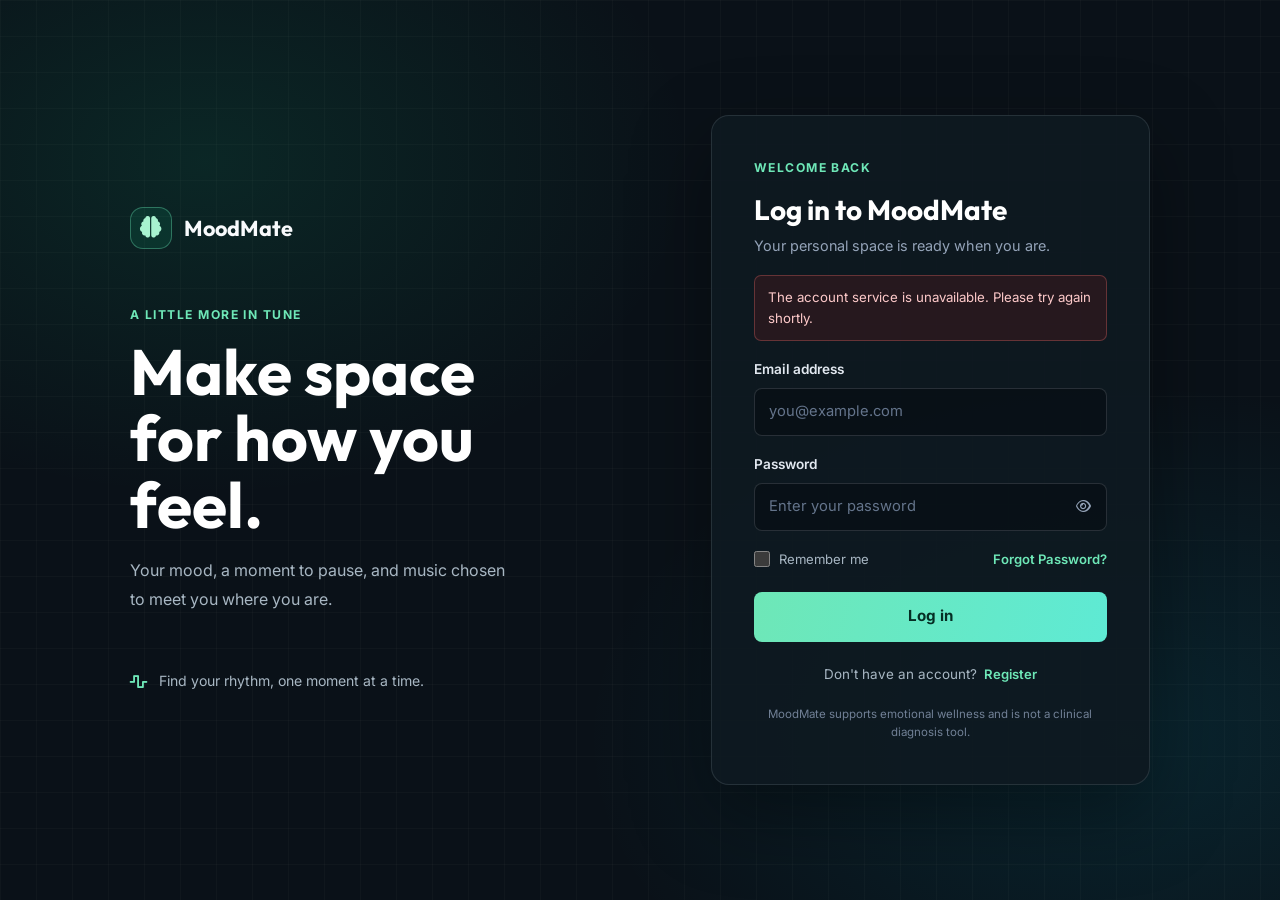
<file: index.html>
<!DOCTYPE html>
<html lang="en">
<head>
  <meta charset="UTF-8">
  <meta name="viewport" content="width=device-width, initial-scale=1.0">
  <title>MindPulse AI | Facial Emotion Detection & Music Therapy</title>
  <meta name="description" content="AI-powered mental wellness platform using real-time facial emotion recognition and personalized music therapy to soothe stress, uplift mood, and enhance emotional well-being.">
  <link rel="icon" href="data:image/svg+xml,<svg xmlns=%22http://www.w3.org/2000/svg%22 viewBox=%220 0 100 100%22><text y=%22.9em%22 font-size=%2290%22>🧠</text></svg>">
  <script>
    // Clean WebGPU adapter options & silence known Chromium Windows notice
    if (navigator.gpu && navigator.gpu.requestAdapter) {
      const _origReq = navigator.gpu.requestAdapter.bind(navigator.gpu);
      navigator.gpu.requestAdapter = function(opts) {
        if (opts && opts.powerPreference) {
          const clean = Object.assign({}, opts);
          delete clean.powerPreference;
          return _origReq(clean);
        }
        return _origReq(opts);
      };
    }
    const _origWarn = console.warn.bind(console);
    console.warn = function(...args) {
      if (typeof args[0] === 'string' && (args[0].includes('requestAdapter') || args[0].includes('powerPreference'))) return;
      _origWarn(...args);
    };
  </script>
  
  <!-- Google Fonts: Outfit & Inter for ultra-modern luxury typography -->
  <link rel="preconnect" href="https://fonts.googleapis.com">
  <link rel="preconnect" href="https://fonts.gstatic.com" crossorigin>
  <link href="https://fonts.googleapis.com/css2?family=Inter:wght@300;400;500;600;700&family=Outfit:wght@400;500;600;700;800&display=swap" rel="stylesheet">
  
  <!-- FontAwesome Icons for clean UI symbols -->
  <link rel="stylesheet" href="https://cdnjs.cloudflare.com/ajax/libs/font-awesome/6.5.1/css/all.min.css">
  
  <!-- Stylesheets -->
  <link rel="stylesheet" href="css/style.css?v=3">
  <link rel="stylesheet" href="css/components.css?v=3">
  <link rel="stylesheet" href="css/auth.css?v=3">
</head>
<body class="theme-dark auth-pending">
  <script src="js/auth-guard.js"></script>
  <!-- Glowing Background Ambient Spheres -->
  <div class="ambient-glow glow-1"></div>
  <div class="ambient-glow glow-2"></div>
  <div class="ambient-glow glow-3"></div>

  <!-- Navigation Bar -->
  <header class="navbar">
    <div class="nav-brand">
      <div class="brand-icon">
        <i class="fa-solid fa-brain-circuit"></i>
      </div>
      <div class="brand-text">
        <span class="brand-title">MindPulse<span class="gradient-text">.AI</span></span>
        <span class="brand-subtitle">Emotion AI & Music Therapy</span>
      </div>
    </div>

    <nav class="nav-menu">
      <button class="nav-tab active" data-tab="scanner-section" id="nav-scanner-btn">
        <i class="fa-solid fa-camera-web"></i>
        <span>Live Emotion Scanner</span>
      </button>
      <button class="nav-tab" data-tab="music-section" id="nav-music-btn">
        <i class="fa-solid fa-music"></i>
        <span>Therapy Player</span>
      </button>
      <button class="nav-tab" data-tab="analytics-section" id="nav-analytics-btn">
        <i class="fa-solid fa-chart-line"></i>
        <span>Mood Analytics</span>
      </button>
      <button class="nav-tab" data-tab="zen-section" id="nav-zen-btn">
        <i class="fa-solid fa-wind"></i>
        <span>Calm Sanctuary</span>
      </button>
    </nav>

    <div class="nav-actions">
      <!-- Backend Status Indicator -->
      <div class="backend-status-pill" id="backendStatusPill" title="Click to configure Flask API">
        <span class="status-dot"></span>
        <span class="status-label" id="backendStatusText">Checking Server...</span>
      </div>
      <div class="account-control">
        <span class="account-name" id="authenticatedUserName"></span>
        <button class="btn-icon logout-button" id="logoutBtn" type="button" title="Log out" aria-label="Log out">
          <i class="fa-solid fa-arrow-right-from-bracket" aria-hidden="true"></i>
        </button>
      </div>
      <button class="btn-icon" id="settingsBtn" title="Backend & Camera Settings">
        <i class="fa-solid fa-gear"></i>
      </button>
    </div>
  </header>

  <!-- Main Application Container -->
  <main class="main-container">
    
    <!-- ============================================== -->
    <!-- TAB 1: SCANNER & EMOTION DETECTION             -->
    <!-- ============================================== -->
    <section class="tab-content active" id="scanner-section">
      <!-- Hero Intro Banner -->
      <div class="hero-header">
        <div class="badge-pill">
          <i class="fa-solid fa-sparkles"></i> Real-time Computer Vision & Neural Mood Healing
        </div>
        <h1 class="hero-title">Scan Your Emotion, <span class="gradient-text">Heal With Sound</span></h1>
        <p class="hero-description">
          Our Deep Learning CNN analyzes micro-facial expressions to identify your emotional state, 
          recommending psychoacoustically curated tracks to harmonize stress, elevate joy, and restore inner peace.
        </p>
      </div>

      <div class="scanner-grid">
        <!-- Left: Webcam & Live Detection HUD -->
        <div class="scanner-card glass-panel">
          <div class="card-header">
            <div class="header-title-group">
              <span class="hud-live-tag">
                <span class="pulse-indicator"></span> LIVE FEED
              </span>
              <h3>Facial Expression Recognition</h3>
            </div>
            <div class="camera-controls-mini">
              <button class="btn-pill-small" id="toggleCameraBtn">
                <i class="fa-solid fa-video"></i> <span>Stop Cam</span>
              </button>
              <button class="btn-pill-small secondary" id="switchCameraBtn" title="Switch Video Device">
                <i class="fa-solid fa-camera-rotate"></i>
              </button>
            </div>
          </div>

          <!-- Video Viewport with HUD Overlay -->
          <div class="viewport-wrapper" id="viewportWrapper">
            <video id="webcamVideo" autoplay playsinline muted></video>
            <canvas id="detectionOverlayCanvas"></canvas>

            <!-- Scanning Reticle & Corner Brackets -->
            <div class="hud-scanner-overlay" id="hudScannerOverlay">
              <div class="corner-bracket top-left"></div>
              <div class="corner-bracket top-right"></div>
              <div class="corner-bracket bottom-left"></div>
              <div class="corner-bracket bottom-right"></div>
              <div class="hud-scan-beam" id="scanBeam"></div>
              
              <!-- Face Target Guide (Clean oval guide without text) -->
              <div class="face-target-guide" id="faceTargetGuide">
                <div class="target-circle"></div>
              </div>
            </div>

            <!-- No Camera Placeholder Overlay -->
            <div class="camera-off-overlay" id="cameraOffOverlay">
              <div class="off-icon"><i class="fa-solid fa-video-slash"></i></div>
              <h4>Camera Feed is Inactive</h4>
              <p>Enable your webcam to start real-time facial emotion recognition</p>
              <button class="btn-primary" id="startCamPromptBtn">
                <i class="fa-solid fa-power-off"></i> Start Webcam
              </button>
            </div>
          </div>

          <!-- Action Buttons Bar -->
          <div class="scanner-actions-bar">
            <button class="btn-action primary" id="captureAndDetectBtn">
              <i class="fa-solid fa-wand-magic-sparkles"></i>
              <span>Analyze Current Expression</span>
            </button>
            
            <button class="btn-action secondary" id="autoScanToggleBtn">
              <i class="fa-solid fa-clock-rotate-left"></i>
              <span id="autoScanText">Enable Continuous Scan</span>
            </button>
          </div>

          <!-- Manual / Demo Quick Emotion Pickers (Great for testing without camera) -->
          <div class="manual-emotion-selector">
            <span class="selector-label"><i class="fa-solid fa-sliders"></i> Test Specific Emotion Mode:</span>
            <div class="emotion-chips-group">
              <button class="emotion-pill" data-emotion="happy"><span class="emoji">😊</span> Happy</button>
              <button class="emotion-pill" data-emotion="sad"><span class="emoji">😔</span> Sad</button>
              <button class="emotion-pill" data-emotion="angry"><span class="emoji">😡</span> Angry</button>
              <button class="emotion-pill" data-emotion="fear"><span class="emoji">😨</span> Fear</button>
              <button class="emotion-pill" data-emotion="surprise"><span class="emoji">😲</span> Surprise</button>
              <button class="emotion-pill" data-emotion="neutral"><span class="emoji">😐</span> Neutral</button>
            </div>
          </div>
        </div>

        <!-- Right: Real-time Emotion Probabilities & Wellness Insights -->
        <div class="analysis-card glass-panel">
          <div class="card-header">
            <h3><i class="fa-solid fa-chart-simple gradient-icon"></i> Neural Emotion Probabilities</h3>
            <span class="model-badge">CNN / Keras v2.1</span>
          </div>

          <!-- Emotion Probability Meters (6 Core Emotions) -->
          <div class="emotion-meters-container" id="emotionMetersList">
            <!-- Happiness Meter -->
            <div class="meter-row" data-emotion-key="happy">
              <div class="meter-info">
                <span class="meter-emoji">😊</span>
                <span class="meter-name">Happiness</span>
                <span class="meter-percent" id="pct-happy">0%</span>
              </div>
              <div class="meter-bar-track">
                <div class="meter-bar-fill happy" id="bar-happy" style="width: 0%;"></div>
              </div>
            </div>

            <!-- Sadness Meter -->
            <div class="meter-row" data-emotion-key="sad">
              <div class="meter-info">
                <span class="meter-emoji">😔</span>
                <span class="meter-name">Sadness / Stress</span>
                <span class="meter-percent" id="pct-sad">0%</span>
              </div>
              <div class="meter-bar-track">
                <div class="meter-bar-fill sad" id="bar-sad" style="width: 0%;"></div>
              </div>
            </div>

            <!-- Anger Meter -->
            <div class="meter-row" data-emotion-key="angry">
              <div class="meter-info">
                <span class="meter-emoji">😡</span>
                <span class="meter-name">Anger / Frustration</span>
                <span class="meter-percent" id="pct-angry">0%</span>
              </div>
              <div class="meter-bar-track">
                <div class="meter-bar-fill angry" id="bar-angry" style="width: 0%;"></div>
              </div>
            </div>

            <!-- Fear Meter -->
            <div class="meter-row" data-emotion-key="fear">
              <div class="meter-info">
                <span class="meter-emoji">😨</span>
                <span class="meter-name">Fear / Anxiety</span>
                <span class="meter-percent" id="pct-fear">0%</span>
              </div>
              <div class="meter-bar-track">
                <div class="meter-bar-fill fear" id="bar-fear" style="width: 0%;"></div>
              </div>
            </div>

            <!-- Surprise Meter -->
            <div class="meter-row" data-emotion-key="surprise">
              <div class="meter-info">
                <span class="meter-emoji">😲</span>
                <span class="meter-name">Surprise</span>
                <span class="meter-percent" id="pct-surprise">0%</span>
              </div>
              <div class="meter-bar-track">
                <div class="meter-bar-fill surprise" id="bar-surprise" style="width: 0%;"></div>
              </div>
            </div>

            <!-- Neutral Meter -->
            <div class="meter-row" data-emotion-key="neutral">
              <div class="meter-info">
                <span class="meter-emoji">😐</span>
                <span class="meter-name">Neutral / Calm</span>
                <span class="meter-percent" id="pct-neutral">0%</span>
              </div>
              <div class="meter-bar-track">
                <div class="meter-bar-fill neutral" id="bar-neutral" style="width: 0%;"></div>
              </div>
            </div>
          </div>

          <!-- Emotional Wellness Prescription Box -->
          <div class="prescription-box" id="prescriptionBox">
            <div class="rx-header">
              <div class="rx-tag"><i class="fa-solid fa-heart-pulse"></i> Emotion Diagnosis & Sound Therapy</div>
              <span class="rx-status-tag" id="rxStatusTag">Awaiting Scan</span>
            </div>
            <h4 class="rx-headline" id="rxHeadline">No expression captured yet</h4>
            <p class="rx-explanation" id="rxExplanation">
              Position your face towards the webcam and press "Analyze Current Expression" or test any emotion button above.
            </p>
            <div class="rx-recommendation-cta" id="rxCtaRow" style="display: none;">
              <button class="btn-primary" id="playPrescribedTrackBtn">
                <i class="fa-solid fa-play"></i>
                <span id="rxBtnText">Play Recommended Track</span>
              </button>
              <button class="btn-secondary" id="viewFullPlaylistBtn">
                <i class="fa-solid fa-list-music"></i> Browse Curated Playlist
              </button>
            </div>
          </div>
        </div>
      </div>

      <!-- Quick Recommended Songs Preview for current emotion -->
      <div class="recommended-tracks-section">
        <div class="section-title-row">
          <div>
            <h2><i class="fa-solid fa-compact-disc gradient-icon"></i> Instant Music Recommendations</h2>
            <p class="section-subtitle" id="recommendedSubtitle">Based on your emotional state, here are handpicked therapeutic melodies.</p>
          </div>
          <div class="recommendation-header-actions">
            <div class="language-selector-group">
              <label for="songLanguageSelect" class="language-selector-label">
                <i class="fa-solid fa-language"></i> Select Song Language
              </label>
              <select id="songLanguageSelect" class="song-language-dropdown" aria-label="Select Song Language">
                <option value="Hindi" selected>Hindi</option>
                <option value="Marathi">Marathi</option>
                <option value="English">English</option>
                <option value="Tamil">Tamil</option>
                <option value="Malayalam">Malayalam</option>
              </select>
            </div>
            <button class="btn-pill-small secondary" id="refreshRecommendationsBtn" title="Refresh recommendations for current emotion & language">
              <i class="fa-solid fa-arrows-rotate"></i> <span>Refresh</span>
            </button>
            <button class="btn-text" id="seeAllSongsBtn">
              View All Categories <i class="fa-solid fa-arrow-right"></i>
            </button>
          </div>
        </div>

        <div class="tracks-grid" id="quickTracksGrid">
          <!-- Dynamically populated via JS -->
        </div>
      </div>
    </section>

    <!-- ============================================== -->
    <!-- TAB 2: FULL MUSIC THERAPY PLAYER & LIBRARY     -->
    <!-- ============================================== -->
    <section class="tab-content" id="music-section">
      <div class="hero-header">
        <div class="badge-pill">
          <i class="fa-solid fa-headphones"></i> Psychoacoustic Music Curation
        </div>
        <h1 class="hero-title">Emotion-Tuned <span class="gradient-text">Therapeutic Library</span></h1>
        <p class="hero-description">
          Each song is engineered or selected to stimulate neurotransmitters like dopamine and serotonin, 
          reducing sympathetic nervous system activity and restoring equilibrium.
        </p>
      </div>

      <!-- Category Filter Pills -->
      <div class="category-filters-scroll">
        <button class="filter-pill active" data-filter="all">All Playlists</button>
        <button class="filter-pill" data-filter="happy">😊 Euphoric & Happy</button>
        <button class="filter-pill" data-filter="sad">🌧️ Melancholic & Comforting</button>
        <button class="filter-pill" data-filter="angry">🔥 Calming & Tension-Release</button>
        <button class="filter-pill" data-filter="fear">🛡️ Anti-Anxiety & Grounding</button>
        <button class="filter-pill" data-filter="surprise">✨ Wonder & Clarity</button>
        <button class="filter-pill" data-filter="neutral">🌿 Zen & Focused Neutral</button>
      </div>

      <!-- Main Music Grid -->
      <div class="music-library-layout">
        <!-- Songs List -->
        <div class="songs-table-card glass-panel">
          <div class="table-search-row">
            <div class="search-input-box">
              <i class="fa-solid fa-magnifying-glass"></i>
              <input type="text" id="songSearchInput" placeholder="Search track name, artist, or therapeutic benefit...">
            </div>
            <div class="filter-counter" id="trackCounter">Showing 18 Tracks</div>
          </div>

          <div class="songs-list" id="fullSongsList">
            <!-- Dynamically populated -->
          </div>
        </div>

        <!-- Featured Now Playing Mini-Hero Card -->
        <div class="now-playing-panel glass-panel">
          <div class="panel-header">
            <h4><i class="fa-solid fa-waveform-lines"></i> Now Harmonizing</h4>
            <span class="audio-type-badge" id="audioTypeBadge">Ambient Synthesizer</span>
          </div>
          
          <div class="np-artwork-container">
            <div class="np-art-glow" id="npArtGlow"></div>
            <img src="" id="npCoverArt" alt="Track Cover" class="np-cover-img" style="display:none;">
            <div class="np-fallback-art" id="npFallbackArt">
              <i class="fa-solid fa-music"></i>
            </div>
            <div class="sound-wave-canvas-container">
              <canvas id="visualizerCanvas"></canvas>
            </div>
          </div>

          <div class="np-meta">
            <h3 class="np-title" id="npTitle">Select a track to begin</h3>
            <p class="np-artist" id="npArtist">MindPulse Therapeutic Audio</p>
            <div class="np-emotion-tag" id="npEmotionTag">
              <span class="tag-dot"></span>
              <span id="npEmotionLabel">Emotional Equilibrium</span>
            </div>
          </div>

          <div class="np-therapy-explanation" id="npTherapyNote">
            Select an emotion or track to view its clinical audio frequency and mood resonance score.
          </div>

          <div class="np-actions">
            <button class="btn-pill-small" id="npAddFavoriteBtn">
              <i class="fa-regular fa-heart"></i> Save to Favorites
            </button>
            <button class="btn-pill-small secondary" id="npShareBtn">
              <i class="fa-solid fa-share-nodes"></i> Share Track
            </button>
          </div>
        </div>
      </div>
    </section>

    <!-- ============================================== -->
    <!-- TAB 3: MENTAL HEALTH ANALYTICS & LOG           -->
    <!-- ============================================== -->
    <section class="tab-content" id="analytics-section">
      <div class="hero-header">
        <div class="badge-pill">
          <i class="fa-solid fa-chart-pie"></i> Longitudinal Wellness Tracking
        </div>
        <h1 class="hero-title">Emotional <span class="gradient-text">Health Insights</span></h1>
        <p class="hero-description">
          Monitor your mood fluctuations, identify recurrent emotional patterns, 
          and track how therapeutic audio interventions improve your daily mental stamina.
        </p>
      </div>

      <!-- Stats Overview Row -->
      <div class="stats-overview-grid">
        <div class="stat-card glass-panel">
          <div class="stat-icon happy-tint"><i class="fa-solid fa-face-smile"></i></div>
          <div class="stat-info">
            <span class="stat-label">Wellness Balance Index</span>
            <h2 class="stat-value" id="wellnessScoreVal">78<span class="stat-unit">/100</span></h2>
            <span class="stat-subtext text-success"><i class="fa-solid fa-arrow-trend-up"></i> Positive Stability</span>
          </div>
        </div>

        <div class="stat-card glass-panel">
          <div class="stat-icon sad-tint"><i class="fa-solid fa-shield-heart"></i></div>
          <div class="stat-info">
            <span class="stat-label">Stress Attenuation</span>
            <h2 class="stat-value" id="stressReductionVal">-34<span class="stat-unit">%</span></h2>
            <span class="stat-subtext text-muted">Post-music calm boost</span>
          </div>
        </div>

        <div class="stat-card glass-panel">
          <div class="stat-icon angry-tint"><i class="fa-solid fa-clock"></i></div>
          <div class="stat-info">
            <span class="stat-label">Total Listening Therapy</span>
            <h2 class="stat-value" id="totalTherapyMins">48<span class="stat-unit"> mins</span></h2>
            <span class="stat-subtext text-muted">Across 6 emotional states</span>
          </div>
        </div>

        <div class="stat-card glass-panel">
          <div class="stat-icon neutral-tint"><i class="fa-solid fa-camera"></i></div>
          <div class="stat-info">
            <span class="stat-label">Face Emotion Scans</span>
            <h2 class="stat-value" id="totalScansCount">0</h2>
            <span class="stat-subtext text-muted">Logged this session</span>
          </div>
        </div>
      </div>

      <!-- Charts & Logs Grid -->
      <div class="analytics-charts-grid">
        <!-- Mood Distribution Wheel -->
        <div class="chart-card glass-panel">
          <div class="card-header">
            <h3><i class="fa-solid fa-chart-donut gradient-icon"></i> Emotion Distribution Spectrum</h3>
            <span class="badge-mini">Session Data</span>
          </div>
          <div class="chart-wrapper">
            <canvas id="emotionPieChart" width="300" height="260"></canvas>
            <div class="chart-legend" id="chartLegend">
              <!-- Dynamically populated -->
            </div>
          </div>
        </div>

        <!-- Recent Scan History Log -->
        <div class="history-card glass-panel">
          <div class="card-header">
            <h3><i class="fa-solid fa-list-check gradient-icon"></i> Recent Expression History</h3>
            <button class="btn-text danger" id="clearHistoryBtn">Clear Log</button>
          </div>
          <div class="history-table-wrapper">
            <table class="history-table">
              <thead>
                <tr>
                  <th>Timestamp</th>
                  <th>Detected Mood</th>
                  <th>Confidence</th>
                  <th>Recommended Remedy</th>
                </tr>
              </thead>
              <tbody id="historyTableBody">
                <!-- Dynamically populated or empty state -->
              </tbody>
            </table>
            <div class="empty-history-state" id="emptyHistoryState">
              <i class="fa-solid fa-clock-rotate-left"></i>
              <p>No scans recorded yet. Perform a facial scan to view emotional trajectory.</p>
            </div>
          </div>
        </div>
      </div>

      <!-- Clinical Wellness Coping Strategies Card Deck -->
      <div class="coping-cards-section">
        <h3><i class="fa-solid fa-hand-holding-heart gradient-icon"></i> Evidence-Based Coping Toolkit</h3>
        <div class="coping-grid">
          <div class="coping-card glass-panel">
            <div class="coping-badge">Stress Relief</div>
            <h4>4-7-8 Parasympathetic Reset</h4>
            <p>Inhale quietly through nose for 4s, hold breath for 7s, exhale forcefully through mouth for 8s to quickly slow heart rate.</p>
            <button class="btn-pill-small secondary open-zen-modal-btn">Try Guided Breathing</button>
          </div>
          <div class="coping-card glass-panel">
            <div class="coping-badge">Anxiety / Overwhelm</div>
            <h4>5-4-3-2-1 Sensory Grounding</h4>
            <p>Notice 5 things you can see, 4 you can touch, 3 you can hear, 2 you can smell, and 1 you can taste to snap out of panic loops.</p>
            <span class="coping-tag"><i class="fa-solid fa-check"></i> Non-Invasive</span>
          </div>
          <div class="coping-card glass-panel">
            <div class="coping-badge">Anger Management</div>
            <h4>Progressive Muscle Release</h4>
            <p>Clench your fist or shoulders tightly for 5 seconds, then abruptly release. Feel tension leave your somatic body.</p>
            <span class="coping-tag"><i class="fa-solid fa-music"></i> Pair with Lo-Fi Piano</span>
          </div>
        </div>
      </div>
    </section>

    <!-- ============================================== -->
    <!-- TAB 4: CALM SANCTUARY & BREATHING SPACE        -->
    <!-- ============================================== -->
    <section class="tab-content" id="zen-section">
      <div class="zen-container glass-panel">
        <div class="zen-header">
          <div class="badge-pill"><i class="fa-solid fa-feather-pointed"></i> Zen Sanctuary</div>
          <h2>Box Breathing & Autonomic Regulation</h2>
          <p>Sync your breath with the expanding rhythm below. 4 seconds inhale, 4 seconds hold, 4 seconds exhale.</p>
        </div>

        <!-- Breathing Animated Sphere -->
        <div class="breathing-circle-container">
          <div class="outer-glow-ring" id="zenGlowRing"></div>
          <div class="breathing-orb" id="breathingOrb">
            <div class="orb-inner">
              <span class="breath-instruction" id="breathInstruction">Get Ready</span>
              <span class="breath-countdown" id="breathCountdown">4</span>
            </div>
          </div>
        </div>

        <!-- Zen Controls -->
        <div class="zen-controls">
          <button class="btn-action primary" id="zenStartBtn">
            <i class="fa-solid fa-play"></i> Start 2-Minute Breathing
          </button>
          <button class="btn-action secondary" id="zenSoundBtn">
            <i class="fa-solid fa-volume-high"></i> Rain & White Noise: On
          </button>
        </div>

        <div class="ambient-soundscapes-row">
          <span class="soundscape-title"><i class="fa-solid fa-sliders"></i> Background Soundscapes:</span>
          <div class="soundscape-buttons">
            <button class="sound-chip active" data-sound="rain"><i class="fa-solid fa-cloud-showers-heavy"></i> Soft Rain</button>
            <button class="sound-chip" data-sound="waves"><i class="fa-solid fa-water"></i> Ocean Waves</button>
            <button class="sound-chip" data-sound="forest"><i class="fa-solid fa-tree"></i> Deep Forest</button>
            <button class="sound-chip" data-sound="binaural"><i class="fa-solid fa-wave-pulse"></i> 432Hz Calm</button>
          </div>
        </div>
      </div>
    </section>

  </main>

  <!-- ============================================== -->
  <!-- FLOATING PERSISTENT AUDIO PLAYER DOCK          -->
  <!-- ============================================== -->
  <footer class="player-dock glass-panel" id="playerDock">
    <!-- Left: Track Info -->
    <div class="dock-track-info">
      <div class="dock-cover-thumb" id="dockCoverThumb">
        <i class="fa-solid fa-music"></i>
      </div>
      <div class="dock-text">
        <h4 class="dock-title" id="dockTitle">Weightless Melodies</h4>
        <p class="dock-artist" id="dockArtist">MindPulse Ambient Therapy</p>
      </div>
      <span class="dock-mood-pill" id="dockMoodPill">Relaxation</span>
    </div>

    <!-- Center: Playback Controls & Progress Bar -->
    <div class="dock-center-controls">
      <div class="dock-buttons">
        <button class="dock-btn secondary" id="dockShuffleBtn" title="Shuffle"><i class="fa-solid fa-shuffle"></i></button>
        <button class="dock-btn secondary" id="dockPrevBtn" title="Previous"><i class="fa-solid fa-backward-step"></i></button>
        <button class="dock-btn primary-play" id="dockPlayBtn" title="Play / Pause">
          <i class="fa-solid fa-play" id="dockPlayIcon"></i>
        </button>
        <button class="dock-btn secondary" id="dockNextBtn" title="Next"><i class="fa-solid fa-forward-step"></i></button>
        <button class="dock-btn secondary" id="dockRepeatBtn" title="Repeat"><i class="fa-solid fa-repeat"></i></button>
      </div>

      <div class="dock-progress-row">
        <span class="time-label" id="dockCurrentTime">0:00</span>
        <div class="dock-scrubber-track" id="dockScrubberTrack">
          <div class="dock-scrubber-fill" id="dockScrubberFill" style="width: 0%;"></div>
          <div class="dock-scrubber-handle" id="dockScrubberHandle"></div>
        </div>
        <span class="time-label" id="dockTotalTime">3:30</span>
      </div>
    </div>

    <!-- Right: Volume & Extra Utilities -->
    <div class="dock-right-controls">
      <button class="dock-btn mini" id="dockMuteBtn" title="Mute/Unmute">
        <i class="fa-solid fa-volume-high" id="dockVolumeIcon"></i>
      </button>
      <input type="range" class="dock-volume-slider" id="dockVolumeSlider" min="0" max="1" step="0.05" value="0.75">
      <button class="dock-btn mini" id="dockMaximizePlayer" title="Open Full Player">
        <i class="fa-solid fa-up-right-and-down-left-from-center"></i>
      </button>
    </div>
  </footer>

  <!-- ============================================== -->
  <!-- MODAL: BACKEND API CONFIGURATION & SETTINGS    -->
  <!-- ============================================== -->
  <div class="modal-backdrop" id="settingsModal">
    <div class="modal-dialog glass-panel">
      <div class="modal-header">
        <div class="modal-title-group">
          <i class="fa-solid fa-sliders gradient-icon"></i>
          <h3>System Settings & Flask Backend Link</h3>
        </div>
        <button class="modal-close-btn" id="closeSettingsBtn"><i class="fa-solid fa-xmark"></i></button>
      </div>

      <div class="modal-body">
        <div class="setting-group">
          <label for="flaskApiUrlInput">Flask API Endpoint</label>
          <div class="input-with-button">
            <input type="url" id="flaskApiUrlInput" value="http://127.0.0.1:5000" placeholder="http://127.0.0.1:5000">
            <button class="btn-secondary" id="testApiConnectionBtn">Test Ping</button>
          </div>
          <p class="field-hint">The Flask server running your OpenCV and CNN (Keras) facial emotion classification model.</p>
        </div>

        <div class="setting-group">
          <label>Inference Mode</label>
          <div class="radio-cards-row">
            <label class="radio-card active">
              <input type="radio" name="inferenceMode" value="auto" checked>
              <div class="card-inner">
                <span class="radio-title"><i class="fa-solid fa-microchip"></i> Smart Hybrid</span>
                <span class="radio-desc">Uses Flask backend when online, seamless browser AI fallback if offline</span>
              </div>
            </label>
            <label class="radio-card">
              <input type="radio" name="inferenceMode" value="flask">
              <div class="card-inner">
                <span class="radio-title"><i class="fa-brands fa-python"></i> Strict Flask</span>
                <span class="radio-desc">Always routes webcam frames directly to Python backend</span>
              </div>
            </label>
          </div>
        </div>

        <div class="setting-group">
          <label for="cameraResolutionSelect">Camera Frame Rate & Processing Quality</label>
          <select id="cameraResolutionSelect" class="custom-select">
            <option value="640x480" selected>Standard (640 x 480 @ 30fps) - Recommended</option>
            <option value="1280x720">HD (1280 x 720) - Higher Precision</option>
            <option value="320x240">Low Power (320 x 240) - Low CPU</option>
          </select>
        </div>

        <div class="setting-group">
          <label>Audio Engine</label>
          <p class="field-hint">MindPulse includes both real audio preview streaming and a zero-latency Web Audio API ambient psychoacoustic synthesizer.</p>
        </div>
      </div>

      <div class="modal-footer">
        <button class="btn-secondary" id="resetDefaultsBtn">Reset Defaults</button>
        <button class="btn-primary" id="saveSettingsBtn">Save Configuration</button>
      </div>
    </div>
  </div>

  <!-- Toast Notification Container -->
  <div class="toast-container" id="toastContainer"></div>

  <!-- Floating Persistent YouTube Player Widget (Active across all tabs) -->
  <div class="floating-yt-player glass-panel" id="floatingYtPlayer">
    <div class="floating-yt-header">
      <div class="floating-yt-title-wrap">
        <i class="fa-brands fa-youtube yt-icon"></i>
        <span class="floating-yt-title" id="floatingYtTitle">YouTube Music Player</span>
      </div>
      <div class="floating-yt-controls">
        <button class="floating-btn" id="floatingYtExpandBtn" title="Toggle Size">
          <i class="fa-solid fa-expand" id="floatingYtExpandIcon"></i>
        </button>
        <button class="floating-btn" id="floatingYtMinimizeBtn" title="Minimize / Show Video">
          <i class="fa-solid fa-chevron-down" id="floatingYtMinimizeIcon"></i>
        </button>
        <button class="floating-btn" id="floatingYtCloseBtn" title="Close Video">
          <i class="fa-solid fa-xmark"></i>
        </button>
      </div>
    </div>
    <div class="floating-yt-body" id="floatingYtBody">
      <iframe id="youtubeIframe" src="" title="YouTube Music Player" frameborder="0" allow="accelerometer; autoplay; clipboard-write; encrypted-media; gyroscope; picture-in-picture; web-share" referrerpolicy="strict-origin-when-cross-origin" allowfullscreen></iframe>
    </div>
  </div>

  <!-- Audio Element for Streaming (Synthesizer handles ambient audio as well) -->
  <audio id="coreAudioElement" preload="metadata"></audio>

  <!-- Application Scripts -->
  <script src="js/audio-synth.js?v=3"></script>
  <script src="js/recommendations.js?v=3"></script>
  <script src="js/camera.js?v=3"></script>
  <script src="js/player.js?v=3"></script>
  <script src="js/analytics.js?v=3"></script>
  <script src="js/app.js?v=3"></script>
</body>
</html>
</file>
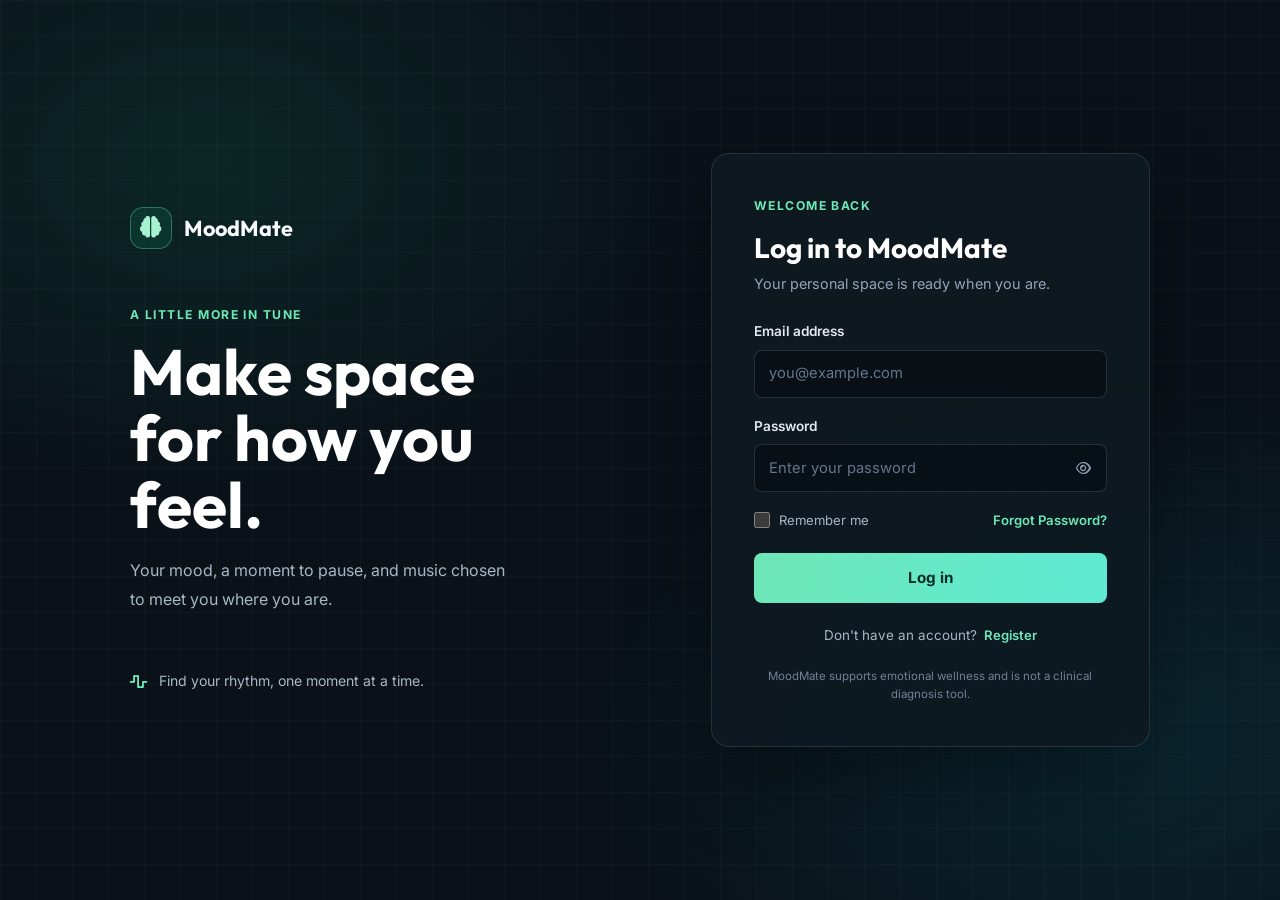
<file: login.html>
<!DOCTYPE html>
<html lang="en">
<head>
  <meta charset="UTF-8">
  <meta name="viewport" content="width=device-width, initial-scale=1.0">
  <meta name="description" content="Sign in to MoodMate and continue your mood and music experience.">
  <title>Log in | MoodMate</title>
  <link rel="icon" href="data:image/svg+xml,<svg xmlns=%22http://www.w3.org/2000/svg%22 viewBox=%220 0 100 100%22><text y=%22.9em%22 font-size=%2290%22>🧠</text></svg>">
  <link rel="preconnect" href="https://fonts.googleapis.com">
  <link rel="preconnect" href="https://fonts.gstatic.com" crossorigin>
  <link href="https://fonts.googleapis.com/css2?family=Inter:wght@400;500;600;700&family=Outfit:wght@400;500;600;700;800&display=swap" rel="stylesheet">
  <link rel="stylesheet" href="https://cdnjs.cloudflare.com/ajax/libs/font-awesome/6.5.1/css/all.min.css">
  <link rel="stylesheet" href="css/style.css">
  <link rel="stylesheet" href="css/auth.css">
</head>
<body class="theme-dark auth-page">
  <main class="auth-layout">
    <section class="auth-story" aria-labelledby="loginStoryTitle">
      <a class="auth-brand" href="login.html" aria-label="MoodMate home">
        <span class="auth-brand-icon"><i class="fa-solid fa-brain" aria-hidden="true"></i></span>
        <span>MoodMate</span>
      </a>
      <div class="story-copy">
        <p class="story-eyebrow">A little more in tune</p>
        <h1 id="loginStoryTitle">Make space for how you feel.</h1>
        <p>Your mood, a moment to pause, and music chosen to meet you where you are.</p>
      </div>
      <div class="story-note"><i class="fa-solid fa-wave-square" aria-hidden="true"></i><span>Find your rhythm, one moment at a time.</span></div>
    </section>

    <section class="auth-card" aria-labelledby="loginTitle">
      <div class="auth-card-heading">
        <p class="auth-kicker">Welcome back</p>
        <h2 id="loginTitle">Log in to MoodMate</h2>
        <p>Your personal space is ready when you are.</p>
      </div>

      <div class="auth-message" id="authMessage" role="status" aria-live="polite" hidden></div>

      <form id="loginForm" novalidate>
        <div class="form-field">
          <label for="loginEmail">Email address</label>
          <input id="loginEmail" name="email" type="email" autocomplete="email" placeholder="you@example.com" required>
          <span class="field-error" data-error-for="loginEmail"></span>
        </div>

        <div class="form-field">
          <label for="loginPassword">Password</label>
          <div class="password-field">
            <input id="loginPassword" name="password" type="password" autocomplete="current-password" placeholder="Enter your password" required>
            <button class="password-toggle" type="button" data-toggle-password="loginPassword" aria-label="Show password" aria-pressed="false">
              <i class="fa-regular fa-eye" aria-hidden="true"></i>
            </button>
          </div>
          <span class="field-error" data-error-for="loginPassword"></span>
        </div>

        <div class="form-options">
          <label class="check-label"><input type="checkbox" id="rememberMe" name="remember_me"><span>Remember me</span></label>
          <button class="text-link" type="button" id="forgotPasswordLink">Forgot Password?</button>
        </div>

        <button class="auth-submit" id="loginSubmit" type="submit">
          <span class="button-label">Log in</span>
          <span class="button-spinner" aria-hidden="true"></span>
        </button>
      </form>

      <p class="auth-switch">Don't have an account? <a href="register.html">Register</a></p>
      <p class="auth-disclaimer">MoodMate supports emotional wellness and is not a clinical diagnosis tool.</p>
    </section>
  </main>
  <script src="js/auth-page.js"></script>
</body>
</html>
</file>
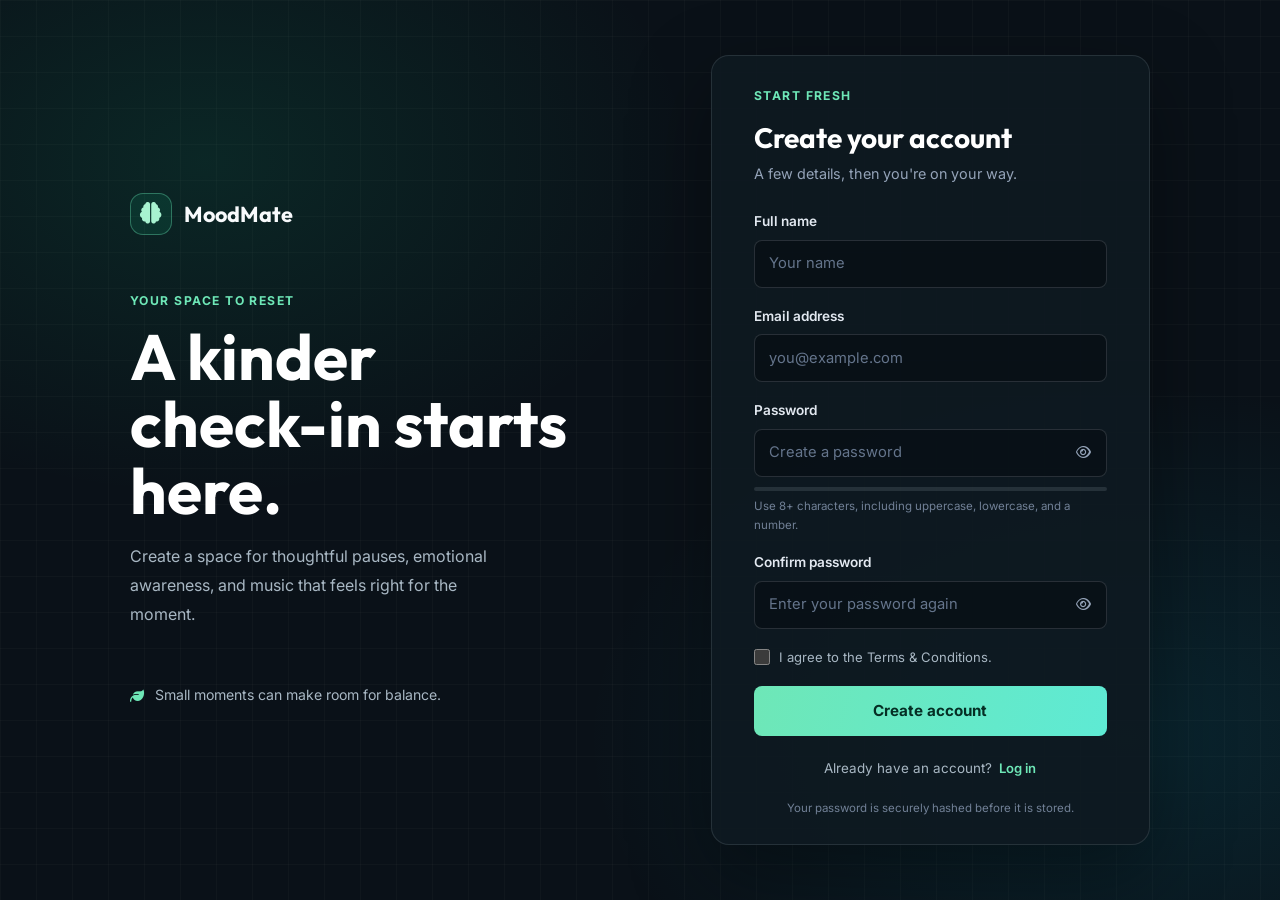
<file: register.html>
<!DOCTYPE html>
<html lang="en">
<head>
  <meta charset="UTF-8">
  <meta name="viewport" content="width=device-width, initial-scale=1.0">
  <meta name="description" content="Create your MoodMate account.">
  <title>Create account | MoodMate</title>
  <link rel="icon" href="data:image/svg+xml,<svg xmlns=%22http://www.w3.org/2000/svg%22 viewBox=%220 0 100 100%22><text y=%22.9em%22 font-size=%2290%22>🧠</text></svg>">
  <link rel="preconnect" href="https://fonts.googleapis.com">
  <link rel="preconnect" href="https://fonts.gstatic.com" crossorigin>
  <link href="https://fonts.googleapis.com/css2?family=Inter:wght@400;500;600;700&family=Outfit:wght@400;500;600;700;800&display=swap" rel="stylesheet">
  <link rel="stylesheet" href="https://cdnjs.cloudflare.com/ajax/libs/font-awesome/6.5.1/css/all.min.css">
  <link rel="stylesheet" href="css/style.css">
  <link rel="stylesheet" href="css/auth.css">
</head>
<body class="theme-dark auth-page">
  <main class="auth-layout">
    <section class="auth-story" aria-labelledby="registerStoryTitle">
      <a class="auth-brand" href="login.html" aria-label="MoodMate home">
        <span class="auth-brand-icon"><i class="fa-solid fa-brain" aria-hidden="true"></i></span>
        <span>MoodMate</span>
      </a>
      <div class="story-copy">
        <p class="story-eyebrow">Your space to reset</p>
        <h1 id="registerStoryTitle">A kinder check-in starts here.</h1>
        <p>Create a space for thoughtful pauses, emotional awareness, and music that feels right for the moment.</p>
      </div>
      <div class="story-note"><i class="fa-solid fa-leaf" aria-hidden="true"></i><span>Small moments can make room for balance.</span></div>
    </section>

    <section class="auth-card register-card" aria-labelledby="registerTitle">
      <div class="auth-card-heading">
        <p class="auth-kicker">Start fresh</p>
        <h2 id="registerTitle">Create your account</h2>
        <p>A few details, then you're on your way.</p>
      </div>

      <div class="auth-message" id="authMessage" role="status" aria-live="polite" hidden></div>

      <form id="registerForm" novalidate>
        <div class="form-field">
          <label for="registerName">Full name</label>
          <input id="registerName" name="name" type="text" autocomplete="name" maxlength="80" placeholder="Your name" required>
          <span class="field-error" data-error-for="registerName"></span>
        </div>

        <div class="form-field">
          <label for="registerEmail">Email address</label>
          <input id="registerEmail" name="email" type="email" autocomplete="email" placeholder="you@example.com" required>
          <span class="field-error" data-error-for="registerEmail"></span>
        </div>

        <div class="form-field">
          <label for="registerPassword">Password</label>
          <div class="password-field">
            <input id="registerPassword" name="password" type="password" autocomplete="new-password" placeholder="Create a password" required>
            <button class="password-toggle" type="button" data-toggle-password="registerPassword" aria-label="Show password" aria-pressed="false">
              <i class="fa-regular fa-eye" aria-hidden="true"></i>
            </button>
          </div>
          <div class="strength-track" aria-hidden="true"><span id="strengthBar"></span></div>
          <p class="strength-label" id="strengthLabel" aria-live="polite">Use 8+ characters, including uppercase, lowercase, and a number.</p>
          <span class="field-error" data-error-for="registerPassword"></span>
        </div>

        <div class="form-field">
          <label for="confirmPassword">Confirm password</label>
          <div class="password-field">
            <input id="confirmPassword" name="confirm_password" type="password" autocomplete="new-password" placeholder="Enter your password again" required>
            <button class="password-toggle" type="button" data-toggle-password="confirmPassword" aria-label="Show password" aria-pressed="false">
              <i class="fa-regular fa-eye" aria-hidden="true"></i>
            </button>
          </div>
          <span class="field-error" data-error-for="confirmPassword"></span>
        </div>

        <label class="check-label terms-check">
          <input type="checkbox" id="termsAccepted" name="terms_accepted" required>
          <span>I agree to the Terms &amp; Conditions.</span>
        </label>

        <button class="auth-submit" id="registerSubmit" type="submit">
          <span class="button-label">Create account</span>
          <span class="button-spinner" aria-hidden="true"></span>
        </button>
      </form>

      <p class="auth-switch">Already have an account? <a href="login.html">Log in</a></p>
      <p class="auth-disclaimer">Your password is securely hashed before it is stored.</p>
    </section>
  </main>
  <script src="js/auth-page.js"></script>
</body>
</html>
</file>
<file: css/style.css>
/* ==========================================================================
   MindPulse AI - Main Design System & Base Theme
   Modern Glassmorphism, Dark Mode, Psychoacoustic Aesthetics
   ========================================================================== */

:root {
  /* Color Palette: Curated HSL Dark Modern Palette */
  --bg-dark-base: #0a0d14;
  --bg-dark-surface: #101522;
  --bg-glass-card: rgba(18, 24, 38, 0.72);
  --bg-glass-card-hover: rgba(26, 35, 54, 0.85);
  --bg-glass-dock: rgba(12, 17, 28, 0.88);
  --border-glass: rgba(255, 255, 255, 0.08);
  --border-glass-bright: rgba(255, 255, 255, 0.16);

  /* Primary Accent & Gradients */
  --primary-glow: #6366f1;
  --primary-accent: #818cf8;
  --primary-gradient: linear-gradient(135deg, #6366f1 0%, #a855f7 50%, #ec4899 100%);
  --secondary-gradient: linear-gradient(135deg, #06b6d4 0%, #3b82f6 100%);
  --glow-radial: radial-gradient(circle, rgba(99, 102, 241, 0.25) 0%, rgba(10, 13, 20, 0) 70%);

  /* Emotion Signature Color Tokens */
  --color-happy: #10b981;      /* Serotonin Emerald / Joy */
  --color-happy-glow: rgba(16, 185, 129, 0.35);
  
  --color-sad: #3b82f6;        /* Melancholy Cobalt / Comfort */
  --color-sad-glow: rgba(59, 130, 246, 0.35);
  
  --color-angry: #f43f5e;      /* Tension Crimson / Release */
  --color-angry-glow: rgba(244, 63, 94, 0.35);
  
  --color-fear: #a855f7;       /* Anxiety Amethyst / Grounding */
  --color-fear-glow: rgba(168, 85, 247, 0.35);
  
  --color-surprise: #06b6d4;   /* Electric Teal / Awakening */
  --color-surprise-glow: rgba(6, 182, 212, 0.35);
  
  --color-neutral: #14b8a6;    /* Equanimity Sage / Focus */
  --color-neutral-glow: rgba(20, 184, 166, 0.35);

  /* Typography */
  --font-heading: 'Outfit', -apple-system, BlinkMacSystemFont, 'Segoe UI', Roboto, sans-serif;
  --font-body: 'Inter', -apple-system, BlinkMacSystemFont, 'Segoe UI', Roboto, sans-serif;

  /* Text Colors */
  --text-primary: #f8fafc;
  --text-secondary: #94a3b8;
  --text-muted: #64748b;
  --text-highlight: #ffffff;

  /* Shadows & Elevations */
  --shadow-subtle: 0 4px 20px rgba(0, 0, 0, 0.25);
  --shadow-glass: 0 8px 32px 0 rgba(0, 0, 0, 0.37);
  --shadow-neon: 0 0 25px rgba(99, 102, 241, 0.4);

  /* Transitions */
  --transition-fast: 0.15s cubic-bezier(0.4, 0, 0.2, 1);
  --transition-smooth: 0.3s cubic-bezier(0.4, 0, 0.2, 1);
  --transition-bounce: 0.4s cubic-bezier(0.175, 0.885, 0.32, 1.275);

  /* Layout Constants */
  --header-height: 72px;
  --dock-height: 90px;
  --border-radius-sm: 8px;
  --border-radius-md: 14px;
  --border-radius-lg: 20px;
  --border-radius-xl: 28px;
}

/* Base Reset & Box Sizing */
*, *::before, *::after {
  box-sizing: border-box;
  margin: 0;
  padding: 0;
}

html {
  font-size: 16px;
  scroll-behavior: smooth;
  color-scheme: dark;
}

body {
  font-family: var(--font-body);
  background-color: var(--bg-dark-base);
  color: var(--text-primary);
  min-height: 100vh;
  line-height: 1.6;
  overflow-x: hidden;
  position: relative;
  padding-bottom: calc(var(--dock-height) + 40px);
  -webkit-font-smoothing: antialiased;
}

/* Ambient Glowing Background Orbs */
.ambient-glow {
  position: fixed;
  border-radius: 50%;
  filter: blur(120px);
  pointer-events: none;
  z-index: 0;
  opacity: 0.45;
  transition: all 1s ease-in-out;
}

.glow-1 {
  width: 500px;
  height: 500px;
  top: -100px;
  left: -100px;
  background: radial-gradient(circle, rgba(99, 102, 241, 0.35) 0%, rgba(10, 13, 20, 0) 70%);
  animation: floatOrb 22s ease-in-out infinite alternate;
}

.glow-2 {
  width: 600px;
  height: 600px;
  top: 30%;
  right: -150px;
  background: radial-gradient(circle, rgba(168, 85, 247, 0.25) 0%, rgba(10, 13, 20, 0) 70%);
  animation: floatOrb2 26s ease-in-out infinite alternate;
}

.glow-3 {
  width: 450px;
  height: 450px;
  bottom: 50px;
  left: 20%;
  background: radial-gradient(circle, rgba(6, 182, 212, 0.2) 0%, rgba(10, 13, 20, 0) 70%);
  animation: floatOrb 18s ease-in-out infinite alternate-reverse;
}

@keyframes floatOrb {
  0% { transform: translate(0, 0) scale(1); }
  50% { transform: translate(40px, 60px) scale(1.08); }
  100% { transform: translate(-30px, 30px) scale(0.95); }
}

@keyframes floatOrb2 {
  0% { transform: translate(0, 0) scale(1); }
  50% { transform: translate(-50px, -40px) scale(1.1); }
  100% { transform: translate(30px, -20px) scale(0.9); }
}

/* Glassmorphism Panel Base */
.glass-panel {
  background: var(--bg-glass-card);
  backdrop-filter: blur(16px);
  -webkit-backdrop-filter: blur(16px);
  border: 1px solid var(--border-glass);
  border-radius: var(--border-radius-lg);
  box-shadow: var(--shadow-glass);
  position: relative;
  z-index: 1;
}

/* Typography Helpers */
h1, h2, h3, h4, h5, h6 {
  font-family: var(--font-heading);
  font-weight: 700;
  letter-spacing: -0.02em;
  color: var(--text-highlight);
  line-height: 1.25;
}

.gradient-text {
  background: var(--primary-gradient);
  -webkit-background-clip: text;
  -webkit-text-fill-color: transparent;
  display: inline-block;
}

.gradient-icon {
  background: var(--primary-gradient);
  -webkit-background-clip: text;
  -webkit-text-fill-color: transparent;
}

/* Badges & Pills */
.badge-pill {
  display: inline-flex;
  align-items: center;
  gap: 8px;
  padding: 6px 14px;
  border-radius: 9999px;
  font-size: 0.8rem;
  font-weight: 600;
  letter-spacing: 0.03em;
  text-transform: uppercase;
  background: rgba(99, 102, 241, 0.12);
  border: 1px solid rgba(99, 102, 241, 0.28);
  color: #c7d2fe;
}

.badge-mini {
  font-size: 0.75rem;
  padding: 3px 10px;
  border-radius: 9999px;
  background: rgba(255, 255, 255, 0.08);
  color: var(--text-secondary);
}

/* Main Layout Structure */
.main-container {
  max-width: 1360px;
  margin: 0 auto;
  padding: 24px 28px;
  position: relative;
  z-index: 1;
}

.tab-content {
  display: none;
  opacity: 0;
  transform: translateY(12px);
  transition: opacity var(--transition-smooth), transform var(--transition-smooth);
}

.tab-content.active {
  display: block;
  opacity: 1;
  transform: translateY(0);
}

/* Hero Section */
.hero-header {
  margin-bottom: 28px;
  text-align: left;
}

.hero-title {
  font-size: 2.6rem;
  font-weight: 800;
  margin: 12px 0 8px 0;
  letter-spacing: -0.03em;
}

.hero-description {
  font-size: 1.05rem;
  color: var(--text-secondary);
  max-width: 820px;
  line-height: 1.6;
}

/* Button System */
button {
  font-family: var(--font-body);
  cursor: pointer;
  border: none;
  outline: none;
  background: none;
  transition: all var(--transition-smooth);
}

.btn-primary {
  display: inline-flex;
  align-items: center;
  justify-content: center;
  gap: 10px;
  padding: 12px 24px;
  background: var(--primary-gradient);
  color: #ffffff;
  font-weight: 600;
  font-size: 0.95rem;
  border-radius: var(--border-radius-md);
  box-shadow: 0 4px 15px rgba(99, 102, 241, 0.35);
  border: 1px solid rgba(255, 255, 255, 0.15);
}

.btn-primary:hover {
  transform: translateY(-2px);
  box-shadow: 0 8px 25px rgba(99, 102, 241, 0.5);
  filter: brightness(1.1);
}

.btn-primary:active {
  transform: translateY(0);
}

.btn-secondary {
  display: inline-flex;
  align-items: center;
  justify-content: center;
  gap: 8px;
  padding: 11px 20px;
  background: rgba(255, 255, 255, 0.06);
  color: var(--text-primary);
  font-weight: 500;
  font-size: 0.92rem;
  border-radius: var(--border-radius-md);
  border: 1px solid var(--border-glass);
}

.btn-secondary:hover {
  background: rgba(255, 255, 255, 0.12);
  border-color: var(--border-glass-bright);
}

.btn-pill-small {
  display: inline-flex;
  align-items: center;
  gap: 6px;
  padding: 6px 14px;
  font-size: 0.82rem;
  font-weight: 600;
  background: rgba(99, 102, 241, 0.15);
  border: 1px solid rgba(99, 102, 241, 0.3);
  color: #e0e7ff;
  border-radius: 9999px;
}

.btn-pill-small:hover {
  background: rgba(99, 102, 241, 0.3);
  transform: translateY(-1px);
}

.btn-pill-small.secondary {
  background: rgba(255, 255, 255, 0.06);
  border-color: var(--border-glass);
  color: var(--text-secondary);
}

.btn-pill-small.secondary:hover {
  background: rgba(255, 255, 255, 0.12);
  color: var(--text-primary);
}

.btn-text {
  color: var(--primary-accent);
  font-weight: 600;
  font-size: 0.92rem;
  display: inline-flex;
  align-items: center;
  gap: 6px;
}

.btn-text:hover {
  color: #c7d2fe;
  gap: 9px;
}

.btn-text.danger {
  color: #f43f5e;
}

.btn-text.danger:hover {
  color: #fb7185;
}

.btn-icon {
  width: 40px;
  height: 40px;
  display: flex;
  align-items: center;
  justify-content: center;
  border-radius: 50%;
  background: rgba(255, 255, 255, 0.05);
  color: var(--text-secondary);
  border: 1px solid var(--border-glass);
  font-size: 1rem;
}

.btn-icon:hover {
  background: rgba(255, 255, 255, 0.12);
  color: var(--text-primary);
  transform: rotate(20deg);
}

/* Custom Scrollbar */
::-webkit-scrollbar {
  width: 8px;
  height: 8px;
}

::-webkit-scrollbar-track {
  background: rgba(10, 13, 20, 0.6);
}

::-webkit-scrollbar-thumb {
  background: rgba(255, 255, 255, 0.15);
  border-radius: 4px;
}

::-webkit-scrollbar-thumb:hover {
  background: rgba(255, 255, 255, 0.25);
}
</file>
<file: css/components.css>
/* ==========================================================================
   MindPulse AI - Component Stylesheets
   Interactive HUD, Player Dock, Meters, Modals & Visualizations
   ========================================================================== */

/* --------------------------------------------------------------------------
   1. Header & Navigation Bar
   -------------------------------------------------------------------------- */
.navbar {
  height: var(--header-height);
  display: flex;
  align-items: center;
  justify-content: space-between;
  padding: 0 32px;
  background: rgba(12, 17, 28, 0.75);
  backdrop-filter: blur(20px);
  -webkit-backdrop-filter: blur(20px);
  border-bottom: 1px solid var(--border-glass);
  position: sticky;
  top: 0;
  z-index: 100;
}

.nav-brand {
  display: flex;
  align-items: center;
  gap: 14px;
  cursor: pointer;
}

.brand-icon {
  width: 44px;
  height: 44px;
  background: var(--primary-gradient);
  border-radius: var(--border-radius-md);
  display: flex;
  align-items: center;
  justify-content: center;
  color: #fff;
  font-size: 1.35rem;
  box-shadow: 0 0 20px rgba(99, 102, 241, 0.45);
}

.brand-text {
  display: flex;
  flex-direction: column;
}

.brand-title {
  font-family: var(--font-heading);
  font-size: 1.25rem;
  font-weight: 800;
  letter-spacing: -0.02em;
  color: var(--text-highlight);
}

.brand-subtitle {
  font-size: 0.72rem;
  color: var(--text-muted);
  letter-spacing: 0.04em;
  text-transform: uppercase;
}

/* Nav Tabs */
.nav-menu {
  display: flex;
  align-items: center;
  background: rgba(255, 255, 255, 0.04);
  padding: 5px;
  border-radius: 9999px;
  border: 1px solid var(--border-glass);
}

.nav-tab {
  display: flex;
  align-items: center;
  gap: 8px;
  padding: 8px 18px;
  border-radius: 9999px;
  color: var(--text-secondary);
  font-size: 0.88rem;
  font-weight: 500;
  transition: all var(--transition-smooth);
}

.nav-tab i {
  font-size: 0.95rem;
}

.nav-tab:hover {
  color: var(--text-primary);
  background: rgba(255, 255, 255, 0.05);
}

.nav-tab.active {
  background: var(--primary-gradient);
  color: #ffffff;
  font-weight: 600;
  box-shadow: 0 4px 15px rgba(99, 102, 241, 0.35);
}

/* Nav Actions & Status */
.nav-actions {
  display: flex;
  align-items: center;
  gap: 16px;
}

.backend-status-pill {
  display: flex;
  align-items: center;
  gap: 8px;
  padding: 6px 14px;
  background: rgba(255, 255, 255, 0.04);
  border: 1px solid var(--border-glass);
  border-radius: 9999px;
  font-size: 0.8rem;
  cursor: pointer;
  transition: all var(--transition-fast);
}

.backend-status-pill:hover {
  background: rgba(255, 255, 255, 0.08);
}

.status-dot {
  width: 8px;
  height: 8px;
  border-radius: 50%;
  background: #eab308; /* Default checking/pending yellow */
  box-shadow: 0 0 8px #eab308;
}

.backend-status-pill.online .status-dot {
  background: #10b981;
  box-shadow: 0 0 10px #10b981;
}

.backend-status-pill.offline .status-dot {
  background: #64748b;
  box-shadow: none;
}

.backend-status-pill.error .status-dot {
  background: #ef4444;
  box-shadow: 0 0 10px #ef4444;
}

.account-control {
  display: flex;
  align-items: center;
  gap: 8px;
}

.account-name {
  max-width: 150px;
  overflow: hidden;
  color: var(--text-secondary);
  font-size: 0.82rem;
  text-overflow: ellipsis;
  white-space: nowrap;
}

.logout-button {
  flex: 0 0 auto;
}

/* --------------------------------------------------------------------------
   2. Live Camera Scanner & HUD
   -------------------------------------------------------------------------- */
.scanner-grid {
  display: grid;
  grid-template-columns: 1.15fr 0.85fr;
  gap: 24px;
  margin-bottom: 32px;
}

.card-header {
  display: flex;
  align-items: center;
  justify-content: space-between;
  padding: 20px 24px;
  border-bottom: 1px solid var(--border-glass);
}

.header-title-group {
  display: flex;
  align-items: center;
  gap: 12px;
}

.hud-live-tag {
  display: inline-flex;
  align-items: center;
  gap: 6px;
  font-size: 0.72rem;
  font-weight: 700;
  letter-spacing: 0.05em;
  padding: 3px 9px;
  background: rgba(244, 63, 94, 0.15);
  border: 1px solid rgba(244, 63, 94, 0.35);
  color: #fb7185;
  border-radius: 9999px;
}

.pulse-indicator {
  width: 6px;
  height: 6px;
  background: #f43f5e;
  border-radius: 50%;
  animation: pulseBeacon 1.4s infinite;
}

@keyframes pulseBeacon {
  0% { transform: scale(0.9); opacity: 1; }
  50% { transform: scale(1.6); opacity: 0.4; }
  100% { transform: scale(0.9); opacity: 1; }
}

/* Viewport Area */
.viewport-wrapper {
  position: relative;
  width: 100%;
  height: 420px;
  background: #060911;
  overflow: hidden;
  border-bottom: 1px solid var(--border-glass);
  display: flex;
  align-items: center;
  justify-content: center;
}

#webcamVideo {
  width: 100%;
  height: 100%;
  object-fit: cover;
  transform: scaleX(-1); /* Natural mirror mode */
}

#detectionOverlayCanvas {
  position: absolute;
  top: 0;
  left: 0;
  width: 100%;
  height: 100%;
  pointer-events: none;
  z-index: 5;
  transform: scaleX(-1);
}

/* HUD Scanning Overlays */
.hud-scanner-overlay {
  position: absolute;
  inset: 0;
  pointer-events: none;
  z-index: 10;
}

.corner-bracket {
  position: absolute;
  width: 32px;
  height: 32px;
  border: 2px solid rgba(99, 102, 241, 0.8);
  pointer-events: none;
}

.corner-bracket.top-left {
  top: 24px;
  left: 24px;
  border-right: none;
  border-bottom: none;
}

.corner-bracket.top-right {
  top: 24px;
  right: 24px;
  border-left: none;
  border-bottom: none;
}

.corner-bracket.bottom-left {
  bottom: 24px;
  left: 24px;
  border-right: none;
  border-top: none;
}

.corner-bracket.bottom-right {
  bottom: 24px;
  right: 24px;
  border-left: none;
  border-top: none;
}

/* Moving Scan Beam */
.hud-scan-beam {
  position: absolute;
  left: 0;
  right: 0;
  height: 2px;
  background: linear-gradient(90deg, transparent 0%, rgba(99, 102, 241, 0.8) 50%, transparent 100%);
  box-shadow: 0 0 14px #818cf8;
  top: 0%;
  animation: scanBeamMove 3.5s ease-in-out infinite;
  display: none;
}

.hud-scan-beam.active {
  display: block;
}

@keyframes scanBeamMove {
  0% { top: 5%; opacity: 0.2; }
  50% { top: 90%; opacity: 1; }
  100% { top: 5%; opacity: 0.2; }
}

/* Face Alignment Target Guide */
.face-target-guide {
  position: absolute;
  top: 50%;
  left: 50%;
  transform: translate(-50%, -50%);
  display: flex;
  flex-direction: column;
  align-items: center;
  gap: 12px;
  opacity: 0.45;
  transition: opacity var(--transition-smooth);
}

.target-circle {
  width: 220px;
  height: 270px;
  border: 2px dashed rgba(255, 255, 255, 0.4);
  border-radius: 50% 50% 45% 45%;
}

.target-text {
  font-size: 0.78rem;
  letter-spacing: 0.05em;
  text-transform: uppercase;
  color: var(--text-secondary);
}

/* Camera Off Overlay */
.camera-off-overlay {
  position: absolute;
  inset: 0;
  background: rgba(10, 13, 20, 0.95);
  display: flex;
  flex-direction: column;
  align-items: center;
  justify-content: center;
  padding: 30px;
  text-align: center;
  z-index: 15;
}

.camera-off-overlay.hidden {
  display: none;
}

.off-icon {
  width: 70px;
  height: 70px;
  border-radius: 50%;
  background: rgba(255, 255, 255, 0.05);
  display: flex;
  align-items: center;
  justify-content: center;
  font-size: 1.8rem;
  color: var(--text-muted);
  margin-bottom: 18px;
}

.camera-off-overlay h4 {
  font-size: 1.2rem;
  margin-bottom: 8px;
}

.camera-off-overlay p {
  color: var(--text-secondary);
  font-size: 0.9rem;
  max-width: 320px;
  margin-bottom: 22px;
}

/* Real-time Floating Emotion Badge */
.live-emotion-badge {
  position: absolute;
  bottom: 20px;
  left: 24px;
  background: rgba(12, 17, 28, 0.88);
  backdrop-filter: blur(12px);
  border: 1px solid var(--border-glass-bright);
  padding: 8px 16px;
  border-radius: 9999px;
  display: flex;
  align-items: center;
  gap: 10px;
  z-index: 20;
  box-shadow: 0 4px 20px rgba(0, 0, 0, 0.4);
}

.badge-emoji {
  font-size: 1.25rem;
}

.badge-label {
  font-weight: 700;
  font-size: 0.9rem;
  text-transform: capitalize;
}

.badge-confidence {
  font-size: 0.8rem;
  color: var(--primary-accent);
  background: rgba(99, 102, 241, 0.15);
  padding: 2px 8px;
  border-radius: 9999px;
  font-weight: 600;
}

/* Scanner Action Bar */
.scanner-actions-bar {
  display: flex;
  gap: 14px;
  padding: 18px 24px;
}

.btn-action {
  flex: 1;
  display: inline-flex;
  align-items: center;
  justify-content: center;
  gap: 10px;
  padding: 13px 20px;
  border-radius: var(--border-radius-md);
  font-size: 0.92rem;
  font-weight: 600;
}

.btn-action.primary {
  background: var(--primary-gradient);
  color: #fff;
  box-shadow: 0 4px 18px rgba(99, 102, 241, 0.35);
}

.btn-action.primary:hover {
  filter: brightness(1.1);
  transform: translateY(-1px);
}

.btn-action.secondary {
  background: rgba(255, 255, 255, 0.05);
  color: var(--text-primary);
  border: 1px solid var(--border-glass);
}

.btn-action.secondary:hover {
  background: rgba(255, 255, 255, 0.1);
}

/* Manual Quick Emotion Selector */
.manual-emotion-selector {
  padding: 14px 24px 20px;
  border-top: 1px solid var(--border-glass);
}

.selector-label {
  display: block;
  font-size: 0.78rem;
  text-transform: uppercase;
  letter-spacing: 0.04em;
  color: var(--text-muted);
  margin-bottom: 10px;
  font-weight: 600;
}

.emotion-chips-group {
  display: flex;
  flex-wrap: wrap;
  gap: 8px;
}

.emotion-pill {
  padding: 6px 14px;
  border-radius: 9999px;
  background: rgba(255, 255, 255, 0.04);
  border: 1px solid var(--border-glass);
  color: var(--text-secondary);
  font-size: 0.85rem;
  font-weight: 500;
  display: inline-flex;
  align-items: center;
  gap: 6px;
  transition: all var(--transition-fast);
}

.emotion-pill:hover, .emotion-pill.active {
  background: rgba(99, 102, 241, 0.15);
  border-color: rgba(99, 102, 241, 0.4);
  color: var(--text-highlight);
  transform: translateY(-2px);
}

/* --------------------------------------------------------------------------
   3. Neural Emotion Probabilities & Prescription Card
   -------------------------------------------------------------------------- */
.analysis-card {
  display: flex;
  flex-direction: column;
}

.model-badge {
  font-size: 0.75rem;
  padding: 4px 10px;
  background: rgba(16, 185, 129, 0.15);
  color: #34d399;
  border: 1px solid rgba(16, 185, 129, 0.3);
  border-radius: 9999px;
  font-weight: 600;
}

.emotion-meters-container {
  padding: 22px 24px 16px;
  display: flex;
  flex-direction: column;
  gap: 16px;
}

.meter-row {
  display: flex;
  flex-direction: column;
  gap: 6px;
}

.meter-info {
  display: flex;
  align-items: center;
  justify-content: space-between;
  font-size: 0.88rem;
}

.meter-emoji {
  margin-right: 8px;
}

.meter-name {
  color: var(--text-secondary);
  font-weight: 500;
  flex: 1;
}

.meter-percent {
  font-weight: 700;
  font-size: 0.85rem;
  color: var(--text-primary);
}

.meter-bar-track {
  width: 100%;
  height: 8px;
  background: rgba(255, 255, 255, 0.06);
  border-radius: 9999px;
  overflow: hidden;
  position: relative;
}

.meter-bar-fill {
  height: 100%;
  border-radius: 9999px;
  transition: width 0.45s cubic-bezier(0.4, 0, 0.2, 1);
}

.meter-bar-fill.happy {
  background: linear-gradient(90deg, #10b981, #34d399);
  box-shadow: 0 0 10px var(--color-happy-glow);
}

.meter-bar-fill.sad {
  background: linear-gradient(90deg, #3b82f6, #60a5fa);
  box-shadow: 0 0 10px var(--color-sad-glow);
}

.meter-bar-fill.angry {
  background: linear-gradient(90deg, #f43f5e, #fb7185);
  box-shadow: 0 0 10px var(--color-angry-glow);
}

.meter-bar-fill.fear {
  background: linear-gradient(90deg, #a855f7, #c084fc);
  box-shadow: 0 0 10px var(--color-fear-glow);
}

.meter-bar-fill.surprise {
  background: linear-gradient(90deg, #06b6d4, #38bdf8);
  box-shadow: 0 0 10px var(--color-surprise-glow);
}

.meter-bar-fill.neutral {
  background: linear-gradient(90deg, #14b8a6, #2dd4bf);
  box-shadow: 0 0 10px var(--color-neutral-glow);
}

/* Prescription Box */
.prescription-box {
  margin: 16px 24px 24px;
  padding: 20px;
  background: rgba(255, 255, 255, 0.03);
  border: 1px solid var(--border-glass);
  border-radius: var(--border-radius-md);
  margin-top: auto;
}

.rx-header {
  display: flex;
  align-items: center;
  justify-content: space-between;
  margin-bottom: 10px;
}

.rx-tag {
  font-size: 0.78rem;
  font-weight: 700;
  text-transform: uppercase;
  color: var(--primary-accent);
  display: flex;
  align-items: center;
  gap: 6px;
}

.rx-status-tag {
  font-size: 0.72rem;
  background: rgba(255, 255, 255, 0.08);
  padding: 2px 8px;
  border-radius: 4px;
  color: var(--text-muted);
}

.rx-headline {
  font-size: 1.15rem;
  margin-bottom: 8px;
  color: #fff;
}

.rx-explanation {
  font-size: 0.88rem;
  color: var(--text-secondary);
  line-height: 1.5;
  margin-bottom: 16px;
}

.rx-recommendation-cta {
  display: flex;
  gap: 10px;
  flex-wrap: wrap;
}

/* --------------------------------------------------------------------------
   4. Quick Track Recommendations Grid
   -------------------------------------------------------------------------- */
.recommended-tracks-section {
  margin-top: 10px;
}

.section-title-row {
  display: flex;
  align-items: flex-end;
  justify-content: space-between;
  margin-bottom: 20px;
}

.section-subtitle {
  font-size: 0.95rem;
  color: var(--text-secondary);
  margin-top: 4px;
}

.recommendation-header-actions {
  display: flex;
  align-items: center;
  gap: 12px;
  flex-wrap: wrap;
}

.language-selector-group {
  display: inline-flex;
  align-items: center;
  gap: 10px;
  background: rgba(255, 255, 255, 0.04);
  padding: 6px 12px;
  border-radius: var(--border-radius-md);
  border: 1px solid var(--border-glass);
  backdrop-filter: blur(10px);
  transition: border-color var(--transition-fast), background var(--transition-fast);
}

.language-selector-group:hover,
.language-selector-group:focus-within {
  border-color: rgba(99, 102, 241, 0.45);
  background: rgba(255, 255, 255, 0.07);
}

.language-selector-label {
  font-size: 0.82rem;
  font-weight: 500;
  color: var(--text-secondary);
  display: flex;
  align-items: center;
  gap: 6px;
  white-space: nowrap;
  user-select: none;
}

.language-selector-label i {
  color: var(--primary-accent);
  font-size: 0.9rem;
}

.song-language-dropdown {
  background: rgba(16, 21, 34, 0.95);
  color: var(--text-primary);
  border: 1px solid var(--border-glass);
  border-radius: var(--border-radius-sm);
  padding: 6px 28px 6px 10px;
  font-size: 0.85rem;
  font-family: var(--font-body);
  font-weight: 500;
  cursor: pointer;
  outline: none;
  appearance: none;
  background-image: url("data:image/svg+xml,%3Csvg xmlns='http://www.w3.org/2000/svg' fill='none' viewBox='0 0 24 24' stroke='%2394a3b8'%3E%3Cpath stroke-linecap='round' stroke-linejoin='round' stroke-width='2' d='M19 9l-7 7-7-7'%3E%3C/path%3E%3C/svg%3E");
  background-repeat: no-repeat;
  background-position: right 8px center;
  background-size: 14px;
  transition: all var(--transition-fast);
}

.song-language-dropdown:hover {
  border-color: var(--primary-accent);
}

.song-language-dropdown:focus {
  border-color: var(--primary-accent);
  box-shadow: 0 0 0 2px rgba(99, 102, 241, 0.25);
}

.song-language-dropdown option {
  background-color: #101522;
  color: #f8fafc;
}

.tracks-grid {
  display: grid;
  grid-template-columns: repeat(auto-fill, minmax(280px, 1fr));
  gap: 20px;
}

.track-card {
  background: var(--bg-glass-card);
  border: 1px solid var(--border-glass);
  border-radius: var(--border-radius-md);
  overflow: hidden;
  transition: all var(--transition-smooth);
  cursor: pointer;
  display: flex;
  flex-direction: column;
}

.track-card:hover {
  transform: translateY(-4px);
  border-color: rgba(99, 102, 241, 0.4);
  box-shadow: 0 10px 25px rgba(0, 0, 0, 0.35);
  background: var(--bg-glass-card-hover);
}

.track-card-art {
  height: 140px;
  position: relative;
  overflow: hidden;
  display: flex;
  align-items: center;
  justify-content: center;
  background: #182033;
}

.track-card-art img {
  width: 100%;
  height: 100%;
  object-fit: cover;
  transition: transform var(--transition-smooth);
}

.track-card:hover .track-card-art img {
  transform: scale(1.05);
}

.art-overlay-play {
  position: absolute;
  width: 48px;
  height: 48px;
  border-radius: 50%;
  background: var(--primary-gradient);
  display: flex;
  align-items: center;
  justify-content: center;
  color: #fff;
  opacity: 0;
  transform: scale(0.8);
  transition: all var(--transition-bounce);
  box-shadow: 0 4px 15px rgba(0, 0, 0, 0.5);
}

.track-card:hover .art-overlay-play {
  opacity: 1;
  transform: scale(1);
}

.track-mood-badge {
  position: absolute;
  top: 10px;
  left: 10px;
  font-size: 0.72rem;
  font-weight: 700;
  padding: 3px 9px;
  border-radius: 9999px;
  background: rgba(12, 17, 28, 0.85);
  backdrop-filter: blur(8px);
  border: 1px solid var(--border-glass);
}

.track-card-body {
  padding: 16px;
  display: flex;
  flex-direction: column;
  flex: 1;
}

.track-title {
  font-size: 1rem;
  font-weight: 700;
  margin-bottom: 4px;
  white-space: nowrap;
  overflow: hidden;
  text-overflow: ellipsis;
}

.track-artist {
  font-size: 0.84rem;
  color: var(--text-secondary);
  margin-bottom: 10px;
}

.track-reason {
  font-size: 0.78rem;
  color: var(--text-muted);
  line-height: 1.4;
  margin-top: auto;
  border-top: 1px solid var(--border-glass);
  padding-top: 10px;
}

/* --------------------------------------------------------------------------
   5. Music Library Tab & Layout
   -------------------------------------------------------------------------- */
.category-filters-scroll {
  display: flex;
  gap: 10px;
  overflow-x: auto;
  padding-bottom: 12px;
  margin-bottom: 24px;
  scrollbar-width: thin;
}

.filter-pill {
  white-space: nowrap;
  padding: 8px 18px;
  background: rgba(255, 255, 255, 0.04);
  border: 1px solid var(--border-glass);
  border-radius: 9999px;
  font-size: 0.86rem;
  color: var(--text-secondary);
  font-weight: 500;
}

.filter-pill:hover {
  background: rgba(255, 255, 255, 0.08);
  color: var(--text-primary);
}

.filter-pill.active {
  background: var(--primary-gradient);
  border-color: transparent;
  color: #fff;
  font-weight: 600;
  box-shadow: 0 4px 15px rgba(99, 102, 241, 0.3);
}

.music-library-layout {
  display: grid;
  grid-template-columns: 1.35fr 0.85fr;
  gap: 24px;
}

.songs-table-card {
  padding: 20px;
}

.table-search-row {
  display: flex;
  align-items: center;
  justify-content: space-between;
  margin-bottom: 20px;
  gap: 16px;
}

.search-input-box {
  flex: 1;
  position: relative;
  display: flex;
  align-items: center;
}

.search-input-box i {
  position: absolute;
  left: 14px;
  color: var(--text-muted);
  font-size: 0.9rem;
}

.search-input-box input {
  width: 100%;
  padding: 10px 14px 10px 40px;
  background: rgba(255, 255, 255, 0.04);
  border: 1px solid var(--border-glass);
  border-radius: var(--border-radius-md);
  color: var(--text-primary);
  font-size: 0.9rem;
  outline: none;
  transition: all var(--transition-fast);
}

.search-input-box input:focus {
  border-color: var(--primary-accent);
  background: rgba(255, 255, 255, 0.07);
}

.filter-counter {
  font-size: 0.82rem;
  color: var(--text-muted);
  white-space: nowrap;
}

/* Song Rows */
.songs-list {
  display: flex;
  flex-direction: column;
  gap: 8px;
  max-height: 540px;
  overflow-y: auto;
  padding-right: 6px;
}

.song-row-item {
  display: flex;
  align-items: center;
  padding: 12px 14px;
  border-radius: var(--border-radius-sm);
  background: rgba(255, 255, 255, 0.02);
  border: 1px solid transparent;
  gap: 16px;
  cursor: pointer;
  transition: all var(--transition-fast);
}

.song-row-item:hover {
  background: rgba(255, 255, 255, 0.06);
  border-color: var(--border-glass);
  transform: translateX(3px);
}

.song-row-item.playing {
  background: rgba(99, 102, 241, 0.12);
  border-color: rgba(99, 102, 241, 0.35);
}

.song-item-idx {
  font-size: 0.85rem;
  color: var(--text-muted);
  width: 24px;
  text-align: center;
}

.song-item-cover {
  width: 44px;
  height: 44px;
  border-radius: 8px;
  overflow: hidden;
  background: #1e293b;
  display: flex;
  align-items: center;
  justify-content: center;
  color: #fff;
  flex-shrink: 0;
}

.song-item-cover img {
  width: 100%;
  height: 100%;
  object-fit: cover;
}

.song-item-meta {
  flex: 1;
  min-width: 0;
}

.song-item-title {
  font-size: 0.95rem;
  font-weight: 600;
  white-space: nowrap;
  overflow: hidden;
  text-overflow: ellipsis;
}

.song-item-artist {
  font-size: 0.8rem;
  color: var(--text-secondary);
}

.song-item-tag {
  font-size: 0.72rem;
  padding: 3px 9px;
  border-radius: 9999px;
  background: rgba(255, 255, 255, 0.06);
  color: var(--text-secondary);
}

.song-item-duration {
  font-size: 0.82rem;
  color: var(--text-muted);
}

/* Now Playing Right Panel */
.now-playing-panel {
  padding: 24px;
  display: flex;
  flex-direction: column;
}

.panel-header {
  display: flex;
  align-items: center;
  justify-content: space-between;
  margin-bottom: 20px;
}

.audio-type-badge {
  font-size: 0.72rem;
  padding: 3px 8px;
  background: rgba(99, 102, 241, 0.15);
  color: #c7d2fe;
  border-radius: 4px;
}

.np-artwork-container {
  width: 100%;
  height: 240px;
  border-radius: var(--border-radius-md);
  position: relative;
  overflow: hidden;
  background: #090e17;
  display: flex;
  align-items: center;
  justify-content: center;
  margin-bottom: 20px;
  box-shadow: inset 0 0 25px rgba(0, 0, 0, 0.8);
}

.np-art-glow {
  position: absolute;
  width: 120px;
  height: 120px;
  border-radius: 50%;
  background: var(--primary-glow);
  filter: blur(50px);
  opacity: 0.6;
}

.np-fallback-art {
  font-size: 3.5rem;
  color: var(--text-muted);
  position: relative;
  z-index: 2;
}

.sound-wave-canvas-container {
  position: absolute;
  inset: 0;
  z-index: 3;
}

#visualizerCanvas {
  width: 100%;
  height: 100%;
}

.np-title {
  font-size: 1.25rem;
  margin-bottom: 4px;
}

.np-artist {
  color: var(--text-secondary);
  font-size: 0.9rem;
  margin-bottom: 12px;
}

.np-emotion-tag {
  display: inline-flex;
  align-items: center;
  gap: 6px;
  font-size: 0.78rem;
  font-weight: 600;
  padding: 3px 10px;
  border-radius: 9999px;
  background: rgba(255, 255, 255, 0.08);
  margin-bottom: 16px;
}

.tag-dot {
  width: 6px;
  height: 6px;
  border-radius: 50%;
  background: var(--primary-accent);
}

.np-therapy-explanation {
  font-size: 0.85rem;
  color: var(--text-secondary);
  line-height: 1.5;
  background: rgba(255, 255, 255, 0.03);
  padding: 12px 14px;
  border-radius: var(--border-radius-sm);
  border: 1px solid var(--border-glass);
  margin-bottom: 20px;
}

.np-actions {
  display: flex;
  gap: 10px;
  margin-top: auto;
}

/* --------------------------------------------------------------------------
   6. Persistent Floating Audio Player Dock
   -------------------------------------------------------------------------- */
.player-dock {
  position: fixed;
  bottom: 0;
  left: 0;
  right: 0;
  height: var(--dock-height);
  background: var(--bg-glass-dock);
  backdrop-filter: blur(25px);
  -webkit-backdrop-filter: blur(25px);
  border-top: 1px solid var(--border-glass);
  display: grid;
  grid-template-columns: 1fr 2fr 1fr;
  align-items: center;
  padding: 0 32px;
  z-index: 999;
}

.dock-track-info {
  display: flex;
  align-items: center;
  gap: 14px;
}

.dock-cover-thumb {
  width: 48px;
  height: 48px;
  border-radius: 10px;
  background: #1e293b;
  display: flex;
  align-items: center;
  justify-content: center;
  color: #fff;
  font-size: 1.1rem;
  box-shadow: 0 4px 10px rgba(0, 0, 0, 0.4);
}

.dock-title {
  font-size: 0.95rem;
  font-weight: 600;
  white-space: nowrap;
  max-width: 180px;
  overflow: hidden;
  text-overflow: ellipsis;
}

.dock-artist {
  font-size: 0.78rem;
  color: var(--text-secondary);
}

.dock-mood-pill {
  font-size: 0.7rem;
  font-weight: 700;
  padding: 3px 8px;
  border-radius: 9999px;
  background: rgba(99, 102, 241, 0.15);
  color: #c7d2fe;
}

/* Center Playback Controls */
.dock-center-controls {
  display: flex;
  flex-direction: column;
  align-items: center;
  gap: 6px;
  max-width: 600px;
  margin: 0 auto;
  width: 100%;
}

.dock-buttons {
  display: flex;
  align-items: center;
  gap: 16px;
}

.dock-btn {
  color: var(--text-secondary);
  font-size: 0.95rem;
  display: flex;
  align-items: center;
  justify-content: center;
  transition: all var(--transition-fast);
}

.dock-btn:hover {
  color: var(--text-highlight);
  transform: scale(1.1);
}

.dock-btn.active {
  color: var(--primary-accent);
}

.dock-btn.primary-play {
  width: 38px;
  height: 38px;
  border-radius: 50%;
  background: #fff;
  color: #0b0f19;
  font-size: 0.95rem;
  box-shadow: 0 0 15px rgba(255, 255, 255, 0.4);
}

.dock-btn.primary-play:hover {
  transform: scale(1.08);
  box-shadow: 0 0 20px rgba(255, 255, 255, 0.7);
}

/* Scrubber Bar */
.dock-progress-row {
  display: flex;
  align-items: center;
  gap: 10px;
  width: 100%;
}

.time-label {
  font-size: 0.75rem;
  color: var(--text-muted);
  width: 35px;
}

.time-label:last-child {
  text-align: right;
}

.dock-scrubber-track {
  flex: 1;
  height: 4px;
  background: rgba(255, 255, 255, 0.1);
  border-radius: 9999px;
  position: relative;
  cursor: pointer;
  transition: height var(--transition-fast);
}

.dock-scrubber-track:hover {
  height: 6px;
}

.dock-scrubber-fill {
  height: 100%;
  background: var(--primary-gradient);
  border-radius: 9999px;
  position: relative;
}

.dock-scrubber-handle {
  width: 12px;
  height: 12px;
  border-radius: 50%;
  background: #fff;
  position: absolute;
  top: 50%;
  transform: translateY(-50%);
  right: -6px;
  opacity: 0;
  transition: opacity var(--transition-fast);
  box-shadow: 0 0 8px rgba(255, 255, 255, 0.8);
}

.dock-scrubber-track:hover .dock-scrubber-handle {
  opacity: 1;
}

/* Right Controls */
.dock-right-controls {
  display: flex;
  align-items: center;
  justify-content: flex-end;
  gap: 14px;
}

.dock-volume-slider {
  width: 90px;
  accent-color: var(--primary-accent);
  cursor: pointer;
}

/* --------------------------------------------------------------------------
   7. Mental Health Analytics & Dashboard
   -------------------------------------------------------------------------- */
.stats-overview-grid {
  display: grid;
  grid-template-columns: repeat(auto-fit, minmax(240px, 1fr));
  gap: 20px;
  margin-bottom: 28px;
}

.stat-card {
  padding: 22px;
  display: flex;
  align-items: center;
  gap: 18px;
}

.stat-icon {
  width: 52px;
  height: 52px;
  border-radius: var(--border-radius-md);
  display: flex;
  align-items: center;
  justify-content: center;
  font-size: 1.4rem;
}

.stat-icon.happy-tint { background: rgba(16, 185, 129, 0.15); color: #34d399; }
.stat-icon.sad-tint { background: rgba(59, 130, 246, 0.15); color: #60a5fa; }
.stat-icon.angry-tint { background: rgba(244, 63, 94, 0.15); color: #fb7185; }
.stat-icon.neutral-tint { background: rgba(20, 184, 166, 0.15); color: #2dd4bf; }

.stat-label {
  font-size: 0.82rem;
  color: var(--text-secondary);
  display: block;
}

.stat-value {
  font-size: 1.8rem;
  font-weight: 800;
  line-height: 1.2;
}

.stat-unit {
  font-size: 0.9rem;
  font-weight: 500;
  color: var(--text-muted);
}

.stat-subtext {
  font-size: 0.75rem;
}

.text-success { color: #10b981; }
.text-muted { color: var(--text-muted); }

/* Charts & Table Grid */
.analytics-charts-grid {
  display: grid;
  grid-template-columns: 1fr 1.6fr;
  gap: 24px;
  margin-bottom: 32px;
}

.chart-card {
  padding: 22px;
  display: flex;
  flex-direction: column;
}

.chart-wrapper {
  display: flex;
  flex-direction: column;
  align-items: center;
  justify-content: center;
  margin-top: 14px;
}

.chart-legend {
  display: grid;
  grid-template-columns: repeat(3, 1fr);
  gap: 10px;
  width: 100%;
  margin-top: 20px;
  font-size: 0.8rem;
}

.legend-item {
  display: flex;
  align-items: center;
  gap: 6px;
  color: var(--text-secondary);
}

.legend-color {
  width: 10px;
  height: 10px;
  border-radius: 3px;
}

/* History Table */
.history-card {
  padding: 22px;
  display: flex;
  flex-direction: column;
}

.history-table-wrapper {
  margin-top: 14px;
  overflow-x: auto;
  max-height: 320px;
  position: relative;
}

.history-table {
  width: 100%;
  border-collapse: collapse;
  font-size: 0.88rem;
}

.history-table th {
  text-align: left;
  padding: 10px 14px;
  color: var(--text-muted);
  font-weight: 600;
  font-size: 0.78rem;
  text-transform: uppercase;
  border-bottom: 1px solid var(--border-glass);
}

.history-table td {
  padding: 12px 14px;
  border-bottom: 1px solid rgba(255, 255, 255, 0.04);
}

.empty-history-state {
  display: flex;
  flex-direction: column;
  align-items: center;
  justify-content: center;
  padding: 40px 20px;
  color: var(--text-muted);
  text-align: center;
}

.empty-history-state i {
  font-size: 2.2rem;
  margin-bottom: 12px;
  opacity: 0.4;
}

/* Coping Cards */
.coping-cards-section h3 {
  margin-bottom: 16px;
}

.coping-grid {
  display: grid;
  grid-template-columns: repeat(auto-fit, minmax(300px, 1fr));
  gap: 20px;
}

.coping-card {
  padding: 24px;
  display: flex;
  flex-direction: column;
  gap: 10px;
}

.coping-badge {
  font-size: 0.72rem;
  font-weight: 700;
  text-transform: uppercase;
  color: var(--primary-accent);
}

.coping-card h4 {
  font-size: 1.15rem;
}

.coping-card p {
  font-size: 0.88rem;
  color: var(--text-secondary);
  line-height: 1.5;
  margin-bottom: 12px;
}

/* --------------------------------------------------------------------------
   8. Zen Sanctuary & Breathing Space
   -------------------------------------------------------------------------- */
.zen-container {
  max-width: 800px;
  margin: 0 auto;
  padding: 48px 36px;
  text-align: center;
  display: flex;
  flex-direction: column;
  align-items: center;
}

.zen-header h2 {
  font-size: 2rem;
  margin: 12px 0 8px;
}

.zen-header p {
  color: var(--text-secondary);
  font-size: 0.95rem;
  max-width: 500px;
  margin: 0 auto;
}

.breathing-circle-container {
  width: 280px;
  height: 280px;
  margin: 40px auto;
  position: relative;
  display: flex;
  align-items: center;
  justify-content: center;
}

.outer-glow-ring {
  position: absolute;
  inset: -15px;
  border-radius: 50%;
  background: radial-gradient(circle, rgba(99, 102, 241, 0.25) 0%, transparent 70%);
  animation: glowPulse 8s ease-in-out infinite;
}

.breathing-orb {
  width: 170px;
  height: 170px;
  border-radius: 50%;
  background: linear-gradient(135deg, #6366f1 0%, #38bdf8 100%);
  display: flex;
  align-items: center;
  justify-content: center;
  box-shadow: 0 0 35px rgba(99, 102, 241, 0.5);
  transition: transform 4s cubic-bezier(0.4, 0, 0.2, 1);
}

.orb-inner {
  display: flex;
  flex-direction: column;
  align-items: center;
}

.breath-instruction {
  font-size: 1.15rem;
  font-weight: 700;
  text-transform: uppercase;
  letter-spacing: 0.06em;
  color: #fff;
}

.breath-countdown {
  font-size: 2rem;
  font-weight: 800;
  color: #fff;
}

.zen-controls {
  display: flex;
  gap: 14px;
  margin-bottom: 28px;
}

.ambient-soundscapes-row {
  margin-top: 14px;
}

.soundscape-title {
  display: block;
  font-size: 0.8rem;
  color: var(--text-muted);
  text-transform: uppercase;
  margin-bottom: 10px;
}

.soundscape-buttons {
  display: flex;
  gap: 10px;
  flex-wrap: wrap;
  justify-content: center;
}

.sound-chip {
  padding: 8px 16px;
  border-radius: 9999px;
  background: rgba(255, 255, 255, 0.05);
  border: 1px solid var(--border-glass);
  color: var(--text-secondary);
  font-size: 0.85rem;
  display: inline-flex;
  align-items: center;
  gap: 6px;
}

.sound-chip:hover, .sound-chip.active {
  background: rgba(99, 102, 241, 0.2);
  border-color: rgba(99, 102, 241, 0.4);
  color: #fff;
}

/* --------------------------------------------------------------------------
   9. Modal Dialogs & Toast Notifications
   -------------------------------------------------------------------------- */
.modal-backdrop {
  position: fixed;
  inset: 0;
  background: rgba(5, 8, 15, 0.8);
  backdrop-filter: blur(12px);
  z-index: 2000;
  display: flex;
  align-items: center;
  justify-content: center;
  opacity: 0;
  pointer-events: none;
  transition: opacity var(--transition-smooth);
}

.modal-backdrop.open {
  opacity: 1;
  pointer-events: auto;
}

.modal-dialog {
  width: 90%;
  max-width: 560px;
  background: var(--bg-dark-surface);
  border-radius: var(--border-radius-lg);
  border: 1px solid var(--border-glass-bright);
  box-shadow: 0 20px 50px rgba(0, 0, 0, 0.6);
  transform: scale(0.95);
  transition: transform var(--transition-smooth);
}

.modal-backdrop.open .modal-dialog {
  transform: scale(1);
}

.modal-header {
  padding: 20px 24px;
  display: flex;
  align-items: center;
  justify-content: space-between;
  border-bottom: 1px solid var(--border-glass);
}

.modal-title-group {
  display: flex;
  align-items: center;
  gap: 10px;
}

.modal-close-btn {
  color: var(--text-muted);
  font-size: 1.2rem;
}

.modal-close-btn:hover {
  color: var(--text-primary);
}

.modal-body {
  padding: 24px;
  display: flex;
  flex-direction: column;
  gap: 20px;
}

.setting-group label {
  display: block;
  font-size: 0.86rem;
  font-weight: 600;
  margin-bottom: 8px;
}

.input-with-button {
  display: flex;
  gap: 8px;
}

.input-with-button input, .custom-select {
  flex: 1;
  padding: 10px 14px;
  background: rgba(255, 255, 255, 0.05);
  border: 1px solid var(--border-glass);
  border-radius: var(--border-radius-sm);
  color: var(--text-primary);
  font-size: 0.9rem;
  outline: none;
}

.field-hint {
  font-size: 0.78rem;
  color: var(--text-muted);
  margin-top: 6px;
}

.radio-cards-row {
  display: grid;
  grid-template-columns: 1fr 1fr;
  gap: 12px;
}

.radio-card {
  cursor: pointer;
  border: 1px solid var(--border-glass);
  border-radius: var(--border-radius-sm);
  padding: 14px;
  background: rgba(255, 255, 255, 0.02);
  display: flex;
}

.radio-card input {
  display: none;
}

.radio-card.active {
  border-color: var(--primary-accent);
  background: rgba(99, 102, 241, 0.1);
}

.card-inner {
  display: flex;
  flex-direction: column;
  gap: 4px;
}

.radio-title {
  font-weight: 600;
  font-size: 0.88rem;
  display: flex;
  align-items: center;
  gap: 6px;
}

.radio-desc {
  font-size: 0.74rem;
  color: var(--text-muted);
}

.modal-footer {
  padding: 18px 24px;
  border-top: 1px solid var(--border-glass);
  display: flex;
  justify-content: flex-end;
  gap: 12px;
}

/* Toast System */
.toast-container {
  position: fixed;
  top: 86px;
  right: 24px;
  display: flex;
  flex-direction: column;
  gap: 10px;
  z-index: 3000;
}

.toast {
  background: rgba(18, 24, 38, 0.95);
  backdrop-filter: blur(16px);
  border: 1px solid var(--border-glass-bright);
  border-radius: var(--border-radius-md);
  padding: 12px 18px;
  box-shadow: 0 10px 30px rgba(0, 0, 0, 0.5);
  display: flex;
  align-items: center;
  gap: 12px;
  font-size: 0.88rem;
  animation: slideToastIn 0.3s ease;
  min-width: 280px;
}

@keyframes slideToastIn {
  from { transform: translateX(100%); opacity: 0; }
  to { transform: translateX(0); opacity: 1; }
}

.toast.success i { color: #10b981; }
.toast.info i { color: #38bdf8; }
.toast.error i { color: #f43f5e; }

/* --------------------------------------------------------------------------
   10. Responsive Breakpoints
   -------------------------------------------------------------------------- */
@media (max-width: 1024px) {
  .scanner-grid, .music-library-layout, .analytics-charts-grid {
    grid-template-columns: 1fr;
  }
  
  .player-dock {
    grid-template-columns: 1fr 1fr;
    height: auto;
    padding: 14px 20px;
    gap: 12px;
  }

  .dock-track-info {
    grid-column: 1 / 3;
  }

  .dock-center-controls {
    grid-column: 1 / 3;
  }

  .dock-right-controls {
    display: none;
  }
}

@media (max-width: 768px) {
  .navbar {
    padding: 0 16px;
  }

  .account-name {
    display: none;
  }
  
  .nav-tab span {
    display: none;
  }
  
  .nav-tab {
    padding: 8px 12px;
  }
  
  .hero-title {
    font-size: 2rem;
  }

  .radio-cards-row {
    grid-template-columns: 1fr;
  }

  .section-title-row {
    flex-direction: column;
    align-items: flex-start;
    gap: 14px;
  }

  .recommendation-header-actions {
    width: 100%;
    justify-content: flex-start;
  }
}

/* ==========================================================================
   FLOATING PERSISTENT YOUTUBE PLAYER WIDGET
   ========================================================================== */
.floating-yt-player {
  position: fixed;
  bottom: calc(var(--dock-height) + 16px);
  right: 24px;
  width: 360px;
  max-width: calc(100vw - 32px);
  background: rgba(15, 23, 42, 0.95);
  backdrop-filter: blur(25px);
  -webkit-backdrop-filter: blur(25px);
  border: 1px solid rgba(255, 255, 255, 0.14);
  border-radius: var(--border-radius-lg, 16px);
  box-shadow: 0 20px 50px rgba(0, 0, 0, 0.75), 0 0 0 1px rgba(99, 102, 241, 0.25);
  z-index: 1000;
  overflow: hidden;
  display: none;
  flex-direction: column;
  transition: transform 0.25s ease, opacity 0.25s ease, width 0.25s ease;
  animation: floatInUp 0.35s cubic-bezier(0.16, 1, 0.3, 1);
}

@keyframes floatInUp {
  from {
    opacity: 0;
    transform: translateY(20px) scale(0.96);
  }
  to {
    opacity: 1;
    transform: translateY(0) scale(1);
  }
}

.floating-yt-player.active {
  display: flex;
}

.floating-yt-player.expanded {
  width: 540px;
}

.floating-yt-header {
  display: flex;
  align-items: center;
  justify-content: space-between;
  padding: 10px 14px;
  background: rgba(0, 0, 0, 0.5);
  border-bottom: 1px solid rgba(255, 255, 255, 0.08);
  user-select: none;
}

.floating-yt-title-wrap {
  display: flex;
  align-items: center;
  gap: 8px;
  overflow: hidden;
}

.floating-yt-title-wrap .yt-icon {
  color: #ef4444;
  font-size: 1.1rem;
  flex-shrink: 0;
}

.floating-yt-title {
  font-size: 0.82rem;
  font-weight: 600;
  color: #f1f5f9;
  white-space: nowrap;
  overflow: hidden;
  text-overflow: ellipsis;
  max-width: 190px;
}

.floating-yt-controls {
  display: flex;
  align-items: center;
  gap: 6px;
}

.floating-btn {
  background: transparent;
  border: none;
  color: #94a3b8;
  width: 26px;
  height: 26px;
  border-radius: 6px;
  display: flex;
  align-items: center;
  justify-content: center;
  cursor: pointer;
  font-size: 0.78rem;
  transition: all 0.15s ease;
}

.floating-btn:hover {
  background: rgba(255, 255, 255, 0.12);
  color: #ffffff;
}

.floating-yt-body {
  width: 100%;
  aspect-ratio: 16 / 9;
  background: #000;
  position: relative;
  overflow: hidden;
}

.floating-yt-body iframe {
  width: 100%;
  height: 100%;
  border: none;
  display: block;
}

/* Minimized mode collapses video frame without display:none so audio is never suspended */
.floating-yt-player.minimized .floating-yt-body {
  height: 0;
  opacity: 0;
  pointer-events: none;
}

.floating-yt-player.minimized {
  width: 260px;
}

@media (max-width: 600px) {
  .floating-yt-player {
    right: 12px;
    left: 12px;
    width: auto !important;
    bottom: calc(var(--dock-height) + 12px);
  }
}
</file>
<file: css/auth.css>
.auth-page {
  min-height: 100vh;
  padding: 32px;
  display: grid;
  place-items: center;
  overflow-x: hidden;
  background-color: #0a1118;
  background-image:
    radial-gradient(ellipse at 16% 18%, rgba(16, 185, 129, 0.13), transparent 32%),
    radial-gradient(ellipse at 88% 82%, rgba(6, 182, 212, 0.12), transparent 34%),
    linear-gradient(rgba(255, 255, 255, 0.025) 1px, transparent 1px),
    linear-gradient(90deg, rgba(255, 255, 255, 0.025) 1px, transparent 1px);
  background-size: auto, auto, 36px 36px, 36px 36px;
}

body.auth-pending {
  visibility: hidden;
}

.auth-layout {
  width: min(100%, 1020px);
  min-height: 620px;
  display: grid;
  grid-template-columns: minmax(0, 0.92fr) minmax(390px, 0.82fr);
  align-items: center;
  gap: clamp(36px, 7vw, 88px);
}

.auth-story {
  min-height: 510px;
  display: flex;
  flex-direction: column;
  justify-content: space-between;
  padding: 12px 0;
}

.auth-brand {
  width: fit-content;
  display: inline-flex;
  align-items: center;
  gap: 12px;
  color: #f8fafc;
  font-family: var(--font-heading);
  font-size: 1.35rem;
  font-weight: 700;
  text-decoration: none;
}

.auth-brand-icon {
  width: 42px;
  aspect-ratio: 1;
  display: grid;
  place-items: center;
  border: 1px solid rgba(110, 231, 183, 0.36);
  border-radius: 13px;
  color: #a7f3d0;
  background: rgba(16, 185, 129, 0.12);
}

.story-copy {
  max-width: 470px;
  margin: 56px 0;
}

.story-eyebrow,
.auth-kicker {
  margin-bottom: 14px;
  color: #6ee7b7;
  font-size: 0.76rem;
  font-weight: 700;
  letter-spacing: 0.12em;
  text-transform: uppercase;
}

.story-copy h1 {
  max-width: 440px;
  margin-bottom: 18px;
  font-size: clamp(2.5rem, 5vw, 4rem);
  line-height: 1.04;
  letter-spacing: 0;
}

.story-copy > p:last-child {
  max-width: 390px;
  color: #a8b7c3;
  font-size: 1rem;
  line-height: 1.8;
}

.story-note {
  display: flex;
  align-items: center;
  gap: 11px;
  color: #a8b7c3;
  font-size: 0.88rem;
}

.story-note i {
  color: #6ee7b7;
}

.auth-card {
  width: 100%;
  padding: clamp(28px, 4vw, 42px);
  border: 1px solid rgba(203, 213, 225, 0.13);
  border-radius: 18px;
  background: rgba(15, 25, 33, 0.92);
  box-shadow: 0 28px 80px rgba(0, 0, 0, 0.36);
  animation: auth-enter 420ms ease-out both;
}

.register-card {
  padding-top: 30px;
  padding-bottom: 26px;
}

.auth-card-heading {
  margin-bottom: 26px;
}

.auth-card-heading h2 {
  margin-bottom: 7px;
  font-size: 1.75rem;
  letter-spacing: 0;
}

.auth-card-heading > p:last-child {
  color: #94a3b8;
  font-size: 0.9rem;
}

.form-field {
  margin-bottom: 18px;
}

.form-field > label {
  display: block;
  margin-bottom: 7px;
  color: #e2e8f0;
  font-size: 0.85rem;
  font-weight: 600;
}

.form-field input {
  width: 100%;
  min-height: 48px;
  padding: 0 14px;
  border: 1px solid rgba(203, 213, 225, 0.16);
  border-radius: 8px;
  outline: none;
  color: #f8fafc;
  background: rgba(7, 14, 20, 0.72);
  font: inherit;
  font-size: 0.92rem;
  transition: border-color 160ms ease, box-shadow 160ms ease;
}

.form-field input::placeholder {
  color: #64748b;
}

.form-field input:focus {
  border-color: #34d399;
  box-shadow: 0 0 0 3px rgba(52, 211, 153, 0.13);
}

.password-field {
  position: relative;
}

.password-field input {
  padding-right: 48px;
}

.password-toggle {
  position: absolute;
  top: 50%;
  right: 6px;
  width: 36px;
  height: 36px;
  display: grid;
  place-items: center;
  transform: translateY(-50%);
  border: 0;
  border-radius: 6px;
  color: #94a3b8;
  background: transparent;
  cursor: pointer;
}

.password-toggle:hover,
.password-toggle:focus-visible {
  color: #a7f3d0;
  background: rgba(255, 255, 255, 0.07);
}

.form-options {
  display: flex;
  align-items: center;
  justify-content: space-between;
  gap: 14px;
  margin: 4px 0 22px;
}

.check-label {
  display: inline-flex;
  align-items: flex-start;
  gap: 9px;
  color: #a8b7c3;
  font-size: 0.82rem;
  cursor: pointer;
}

.check-label input {
  width: 16px;
  height: 16px;
  flex: 0 0 auto;
  margin-top: 2px;
  accent-color: #10b981;
}

.text-link,
.auth-switch a {
  padding: 0;
  border: 0;
  color: #6ee7b7;
  background: none;
  font: inherit;
  font-size: 0.82rem;
  font-weight: 600;
  text-decoration: none;
  cursor: pointer;
}

.text-link:hover,
.auth-switch a:hover {
  color: #a7f3d0;
  text-decoration: underline;
}

.auth-submit {
  position: relative;
  width: 100%;
  min-height: 50px;
  display: inline-flex;
  align-items: center;
  justify-content: center;
  gap: 10px;
  border: 0;
  border-radius: 8px;
  color: #052e24;
  background: linear-gradient(105deg, #6ee7b7, #5eead4);
  font: inherit;
  font-size: 0.95rem;
  font-weight: 700;
  cursor: pointer;
  transition: filter 160ms ease, transform 160ms ease;
}

.auth-submit:hover:not(:disabled) {
  filter: brightness(1.06);
  transform: translateY(-1px);
}

.auth-submit:focus-visible {
  outline: 3px solid rgba(110, 231, 183, 0.35);
  outline-offset: 3px;
}

.auth-submit:disabled {
  opacity: 0.65;
  cursor: wait;
}

.button-spinner {
  display: none;
  width: 17px;
  aspect-ratio: 1;
  border: 2px solid rgba(5, 46, 36, 0.25);
  border-top-color: #052e24;
  border-radius: 50%;
  animation: auth-spin 700ms linear infinite;
}

.auth-submit.is-loading .button-spinner {
  display: inline-block;
}

.auth-switch {
  margin: 22px 0 0;
  color: #a8b7c3;
  font-size: 0.84rem;
  text-align: center;
}

.auth-switch a {
  margin-left: 3px;
}

.auth-disclaimer {
  margin-top: 20px;
  color: #718096;
  font-size: 0.72rem;
  text-align: center;
}

.auth-message {
  margin: -8px 0 18px;
  padding: 11px 13px;
  border: 1px solid rgba(248, 113, 113, 0.3);
  border-radius: 7px;
  color: #fecaca;
  background: rgba(127, 29, 29, 0.22);
  font-size: 0.83rem;
}

.auth-message[data-kind="success"] {
  border-color: rgba(52, 211, 153, 0.28);
  color: #a7f3d0;
  background: rgba(6, 78, 59, 0.25);
}

.field-error {
  display: block;
  min-height: 0;
  margin-top: 5px;
  color: #fca5a5;
  font-size: 0.75rem;
}

.field-error:not(:empty) {
  min-height: 17px;
}

.strength-track {
  height: 4px;
  overflow: hidden;
  margin-top: 10px;
  border-radius: 999px;
  background: rgba(203, 213, 225, 0.13);
}

.strength-track span {
  width: 0;
  height: 100%;
  display: block;
  border-radius: inherit;
  background: #f87171;
  transition: width 180ms ease, background 180ms ease;
}

.strength-label {
  margin-top: 6px;
  color: #718096;
  font-size: 0.72rem;
}

.terms-check {
  margin: 0 0 18px;
}

.terms-check a {
  color: #6ee7b7;
}

@keyframes auth-enter {
  from { opacity: 0; transform: translateY(10px); }
  to { opacity: 1; transform: translateY(0); }
}

@keyframes auth-spin {
  to { transform: rotate(360deg); }
}

@media (max-width: 800px) {
  .auth-page {
    padding: 24px;
  }

  .auth-layout {
    width: min(100%, 500px);
    min-height: auto;
    grid-template-columns: 1fr;
    gap: 22px;
  }

  .auth-story {
    min-height: 0;
    gap: 28px;
  }

  .story-copy {
    margin: 10px 0 0;
  }

  .story-copy h1 {
    max-width: 420px;
    font-size: 2.5rem;
  }

  .story-note {
    display: none;
  }
}

@media (max-width: 480px) {
  .auth-page {
    padding: 20px 15px;
  }

  .auth-layout {
    gap: 18px;
  }

  .auth-card {
    padding: 25px 20px;
  }

  .story-copy h1 {
    font-size: 2rem;
  }

  .story-copy > p:last-child {
    font-size: 0.9rem;
  }
}

@media (prefers-reduced-motion: reduce) {
  .auth-card,
  .button-spinner {
    animation: none;
  }
}
</file>
